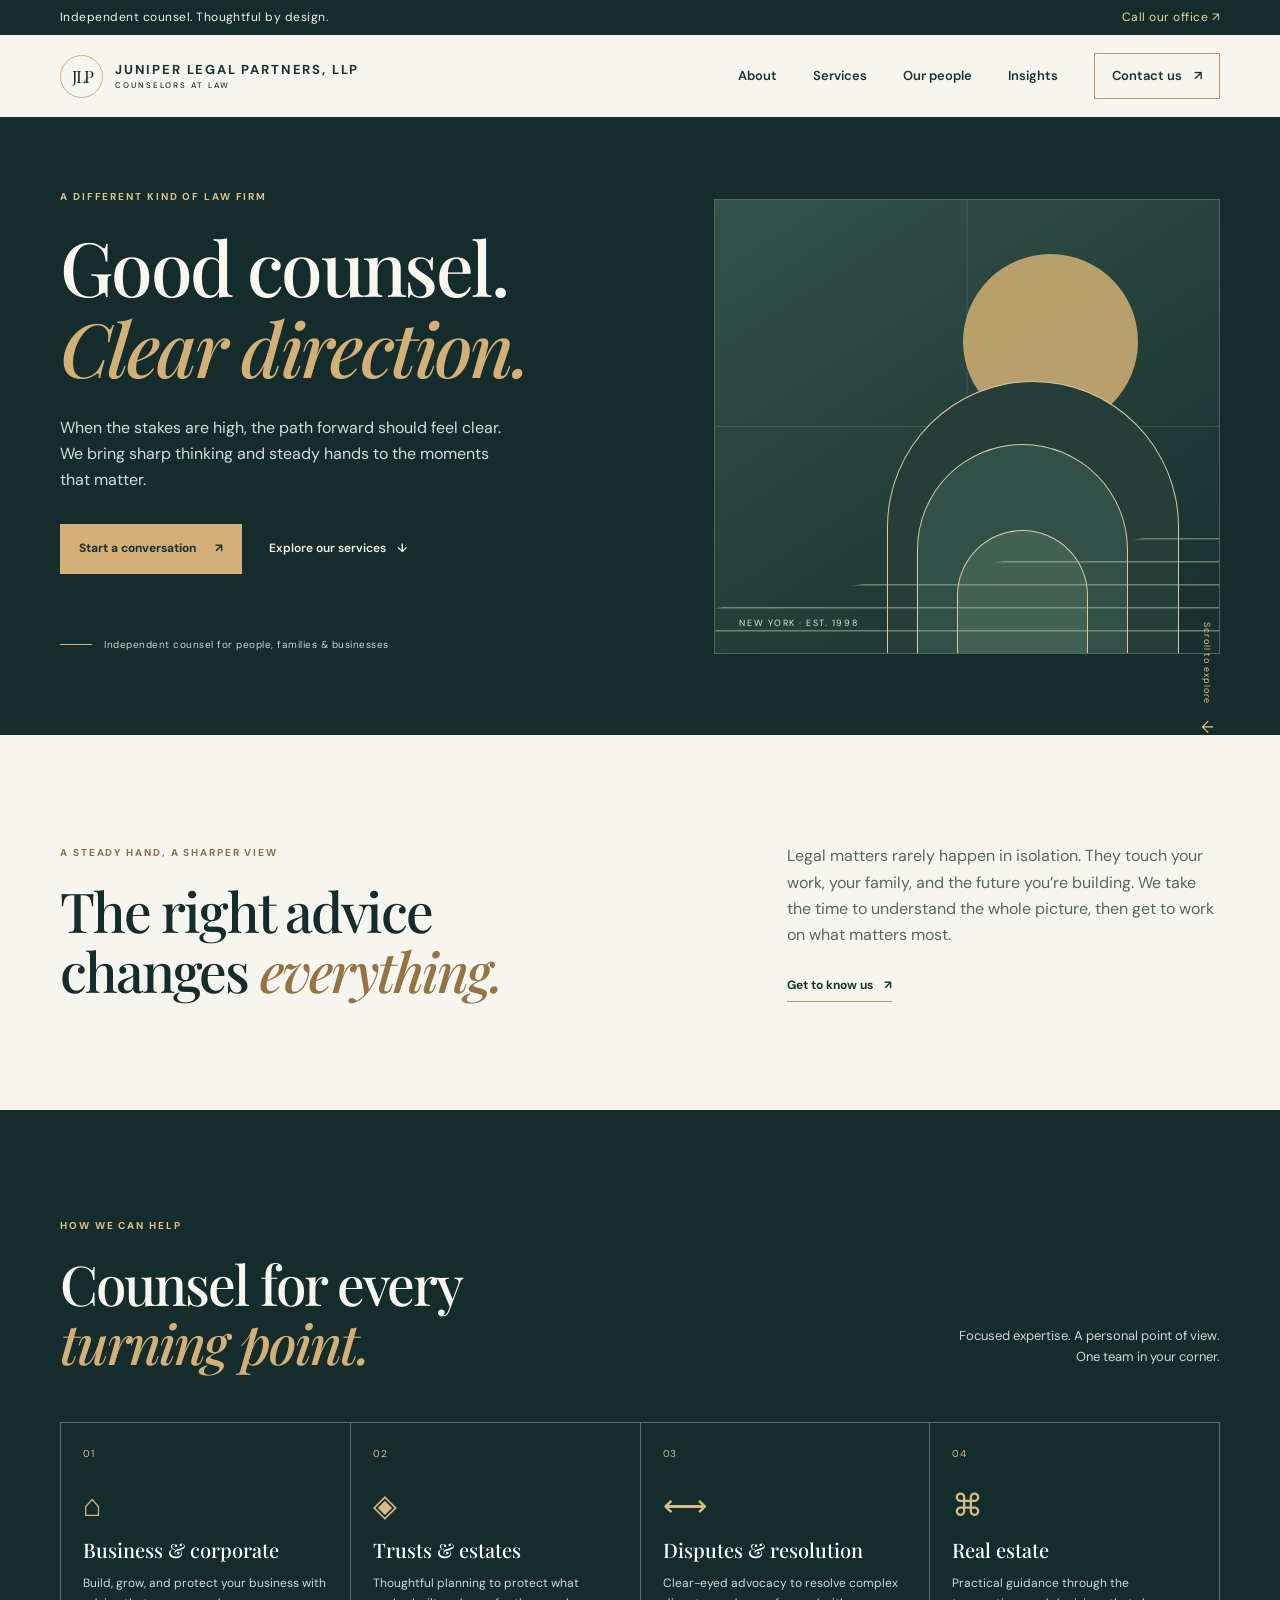
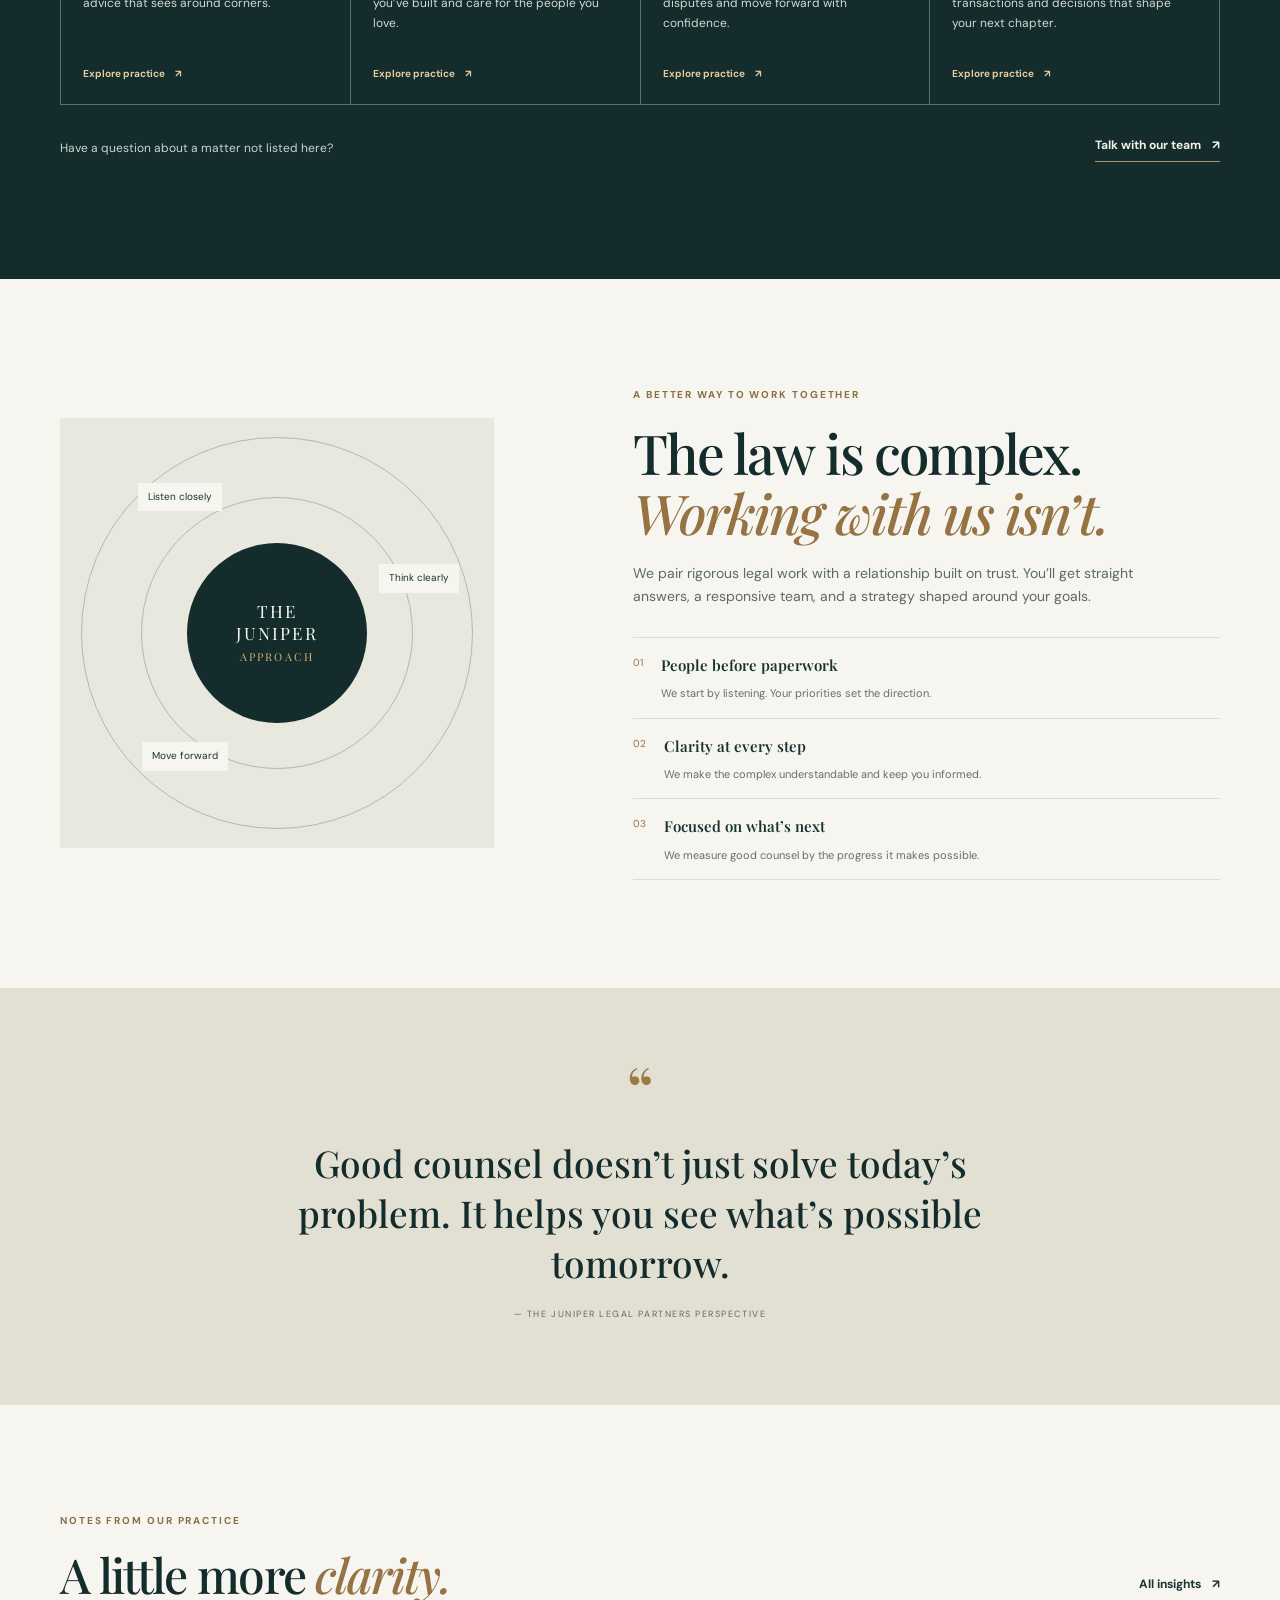
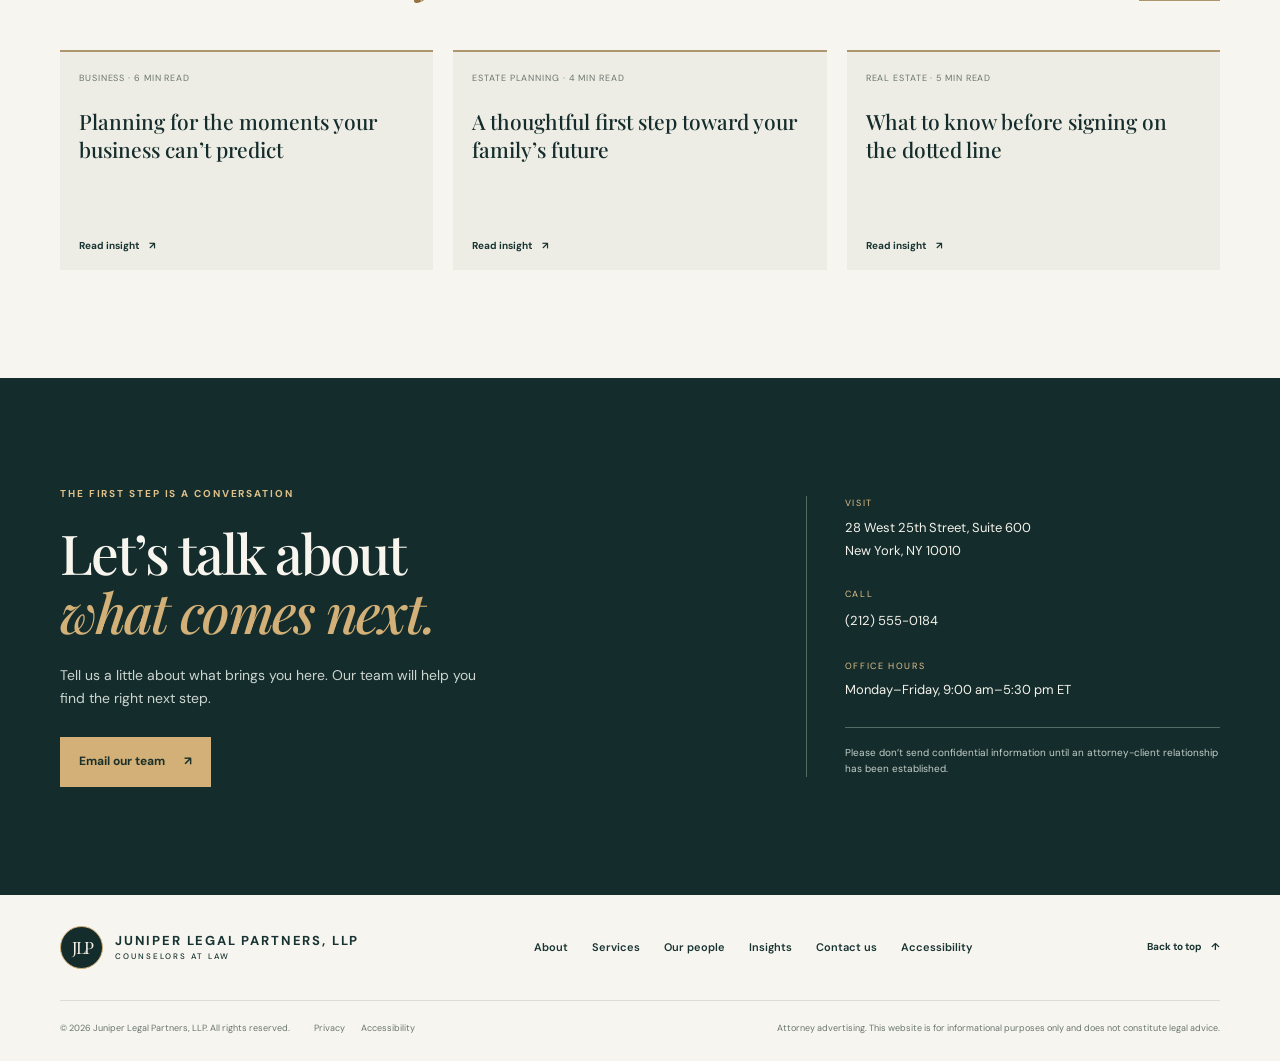
<file: index.html>
<!doctype html>
<html lang="en">
<head>
  <link rel="icon" type="image/png" href="favicon.png">
  <meta charset="utf-8">
  <meta name="viewport" content="width=device-width, initial-scale=1">
  <meta name="theme-color" content="#142c2b">
  <meta name="description" content="Juniper Legal Partners, LLP is an independent law firm for people and businesses facing consequential moments.">
  <title>Juniper Legal Partners, LLP | Counsel for what comes next</title>
  <link rel="stylesheet" href="styles.css">
  <script src="script.js" defer></script>
</head>
<body>
  <a class="skip-link" href="#main">Skip to content</a>
  <header class="site-header">
    <div class="topline"><div class="container topline-inner"><span>Independent counsel. Thoughtful by design.</span><a href="tel:+15853321614">Call our office <span aria-hidden="true">↗</span> <span class="sr-only">at (212) 555-0184</span></a></div></div>
    <div class="container nav-wrap">
      <a class="brand" href="#home" aria-label="Juniper Legal Partners, LLP home"><span class="brand-mark" aria-hidden="true">JLP</span><span class="brand-name">JUNIPER LEGAL PARTNERS, LLP<small>COUNSELORS AT LAW</small></span></a>
      <button class="menu-toggle" type="button" aria-expanded="false" aria-controls="primary-nav"><span class="sr-only">Open navigation menu</span><span aria-hidden="true" class="menu-lines"></span></button>
      <nav id="primary-nav" class="primary-nav" aria-label="Main navigation">
        <a href="about.html">About</a><a href="services.html">Services</a><a href="team.html">Our people</a><a href="insights.html">Insights</a><a href="contact.html" class="nav-cta">Contact us <span aria-hidden="true">↗</span></a>
      </nav>
    </div>
  </header>

  <main id="main">
    <section class="hero" id="home" aria-labelledby="hero-title">
      <div class="hero-grain" aria-hidden="true"></div>
      <div class="container hero-grid">
        <div class="hero-copy"><p class="eyebrow light">A different kind of law firm</p><h1 id="hero-title">Good counsel.<br><em>Clear direction.</em></h1><p class="hero-intro">When the stakes are high, the path forward should feel clear. We bring sharp thinking and steady hands to the moments that matter.</p><div class="hero-actions"><a class="button button-gold" href="#contact">Start a conversation <span aria-hidden="true">↗</span></a><a class="text-link light-link" href="#services">Explore our services <span aria-hidden="true">↓</span></a></div><div class="hero-note"><span class="note-rule" aria-hidden="true"></span><span>Independent counsel for people, families &amp; businesses</span></div></div>
        <div class="hero-art" aria-label="Abstract architectural illustration representing a clear path forward" role="img"><div class="art-sun"></div><div class="art-arch arch-one"></div><div class="art-arch arch-two"></div><div class="art-arch arch-three"></div><div class="art-stairs"></div><span class="art-caption">NEW YORK · EST. 1998</span></div>
      </div>
      <a class="scroll-cue" href="#about"><span>Scroll to explore</span><span aria-hidden="true">↓</span></a>
    </section>

    <section class="intro section" id="about" aria-labelledby="about-title"><div class="container intro-grid"><div><p class="eyebrow">A steady hand, a sharper view</p><h2 id="about-title">The right advice changes <em>everything.</em></h2></div><div class="intro-body"><p>Legal matters rarely happen in isolation. They touch your work, your family, and the future you’re building. We take the time to understand the whole picture, then get to work on what matters most.</p><a class="under-link" href="#team">Get to know us <span aria-hidden="true">↗</span></a></div></div></section>

    <section class="services section" id="services" aria-labelledby="services-title"><div class="container"><div class="section-head"><div><p class="eyebrow light">How we can help</p><h2 id="services-title">Counsel for every<br><em>turning point.</em></h2></div><p class="section-side light-muted">Focused expertise. A personal point of view.<br>One team in your corner.</p></div>
      <div class="service-grid">
        <a class="service-card" href="#contact"><span class="service-number">01</span><span class="service-icon" aria-hidden="true">⌂</span><h3>Business &amp; corporate</h3><p>Build, grow, and protect your business with advice that sees around corners.</p><span class="card-link">Explore practice <span aria-hidden="true">↗</span></span></a>
        <a class="service-card" href="#contact"><span class="service-number">02</span><span class="service-icon" aria-hidden="true">◈</span><h3>Trusts &amp; estates</h3><p>Thoughtful planning to protect what you’ve built and care for the people you love.</p><span class="card-link">Explore practice <span aria-hidden="true">↗</span></span></a>
        <a class="service-card" href="#contact"><span class="service-number">03</span><span class="service-icon" aria-hidden="true">⟷</span><h3>Disputes &amp; resolution</h3><p>Clear-eyed advocacy to resolve complex disputes and move forward with confidence.</p><span class="card-link">Explore practice <span aria-hidden="true">↗</span></span></a>
        <a class="service-card" href="#contact"><span class="service-number">04</span><span class="service-icon" aria-hidden="true">⌘</span><h3>Real estate</h3><p>Practical guidance through the transactions and decisions that shape your next chapter.</p><span class="card-link">Explore practice <span aria-hidden="true">↗</span></span></a>
      </div>
      <div class="services-footer"><p>Have a question about a matter not listed here?</p><a class="under-link light-link" href="#contact">Talk with our team <span aria-hidden="true">↗</span></a></div>
    </div></section>

    <section class="approach section" aria-labelledby="approach-title"><div class="container approach-grid"><div class="approach-visual" aria-hidden="true"><div class="approach-circle"><span>THE<br>JUNIPER<br><em>APPROACH</em></span></div><span class="approach-label label-one">Listen closely</span><span class="approach-label label-two">Think clearly</span><span class="approach-label label-three">Move forward</span></div><div class="approach-copy"><p class="eyebrow">A better way to work together</p><h2 id="approach-title">The law is complex.<br><em>Working with us isn’t.</em></h2><p>We pair rigorous legal work with a relationship built on trust. You’ll get straight answers, a responsive team, and a strategy shaped around your goals.</p><ul class="principles"><li><span>01</span><div><strong>People before paperwork</strong><p>We start by listening. Your priorities set the direction.</p></div></li><li><span>02</span><div><strong>Clarity at every step</strong><p>We make the complex understandable and keep you informed.</p></div></li><li><span>03</span><div><strong>Focused on what’s next</strong><p>We measure good counsel by the progress it makes possible.</p></div></li></ul></div></div></section>

    <section class="quote-band" aria-label="Our perspective"><div class="container quote-inner"><span class="quote-mark" aria-hidden="true">“</span><blockquote>Good counsel doesn’t just solve today’s problem. It helps you see what’s possible tomorrow.</blockquote><p>— THE JUNIPER LEGAL PARTNERS PERSPECTIVE</p></div></section>

    <section class="insights section" id="insights" aria-labelledby="insights-title"><div class="container"><div class="section-head team-head"><div><p class="eyebrow">Notes from our practice</p><h2 id="insights-title">A little more <em>clarity.</em></h2></div><a class="under-link" href="#contact">All insights <span aria-hidden="true">↗</span></a></div><div class="insight-grid"><article class="insight-card"><span class="insight-tag">BUSINESS · 6 MIN READ</span><h3>Planning for the moments your business can’t predict</h3><a href="#contact" aria-label="Read: Planning for the moments your business can’t predict">Read insight <span aria-hidden="true">↗</span></a></article><article class="insight-card"><span class="insight-tag">ESTATE PLANNING · 4 MIN READ</span><h3>A thoughtful first step toward your family’s future</h3><a href="#contact" aria-label="Read: A thoughtful first step toward your family’s future">Read insight <span aria-hidden="true">↗</span></a></article><article class="insight-card"><span class="insight-tag">REAL ESTATE · 5 MIN READ</span><h3>What to know before signing on the dotted line</h3><a href="#contact" aria-label="Read: What to know before signing on the dotted line">Read insight <span aria-hidden="true">↗</span></a></article></div></div></section>

    <section class="contact section" id="contact" aria-labelledby="contact-title"><div class="container contact-grid"><div><p class="eyebrow light">The first step is a conversation</p><h2 id="contact-title">Let’s talk about<br><em>what comes next.</em></h2><p class="contact-copy">Tell us a little about what brings you here. Our team will help you find the right next step.</p><a class="button button-gold" href="mailto:hello@juniperlegal.example">Email our team <span aria-hidden="true">↗</span></a></div><div class="contact-details"><div><span class="detail-label">VISIT</span><address>28 West 25th Street, Suite 600<br>New York, NY 10010</address></div><div><span class="detail-label">CALL</span><a href="tel:+12125550184">(212) 555-0184</a></div><div><span class="detail-label">OFFICE HOURS</span><p>Monday–Friday, 9:00 am–5:30 pm ET</p></div><p class="contact-note">Please don’t send confidential information until an attorney-client relationship has been established.</p></div></div></section>
  </main>

  <footer class="footer"><div class="container footer-main"><a class="brand footer-brand" href="index.html" aria-label="Juniper Legal Partners, LLP home"><span class="brand-mark" aria-hidden="true">JLP</span><span class="brand-name">JUNIPER LEGAL PARTNERS, LLP<small>COUNSELORS AT LAW</small></span></a><nav aria-label="Footer navigation"><a href="about.html">About</a><a href="services.html">Services</a><a href="team.html">Our people</a><a href="insights.html">Insights</a><a href="contact.html">Contact us</a><a href="accessibility.html">Accessibility</a></nav><a class="back-top" href="#home">Back to top <span aria-hidden="true">↑</span></a></div><div class="container footer-bottom"><p>© <span id="year">2026</span> Juniper Legal Partners, LLP. All rights reserved.</p><div><a href="contact.html">Privacy</a><a href="accessibility.html">Accessibility</a></div><p class="disclaimer">Attorney advertising. This website is for informational purposes only and does not constitute legal advice.</p></div></footer>
</body>
</html>
</file>
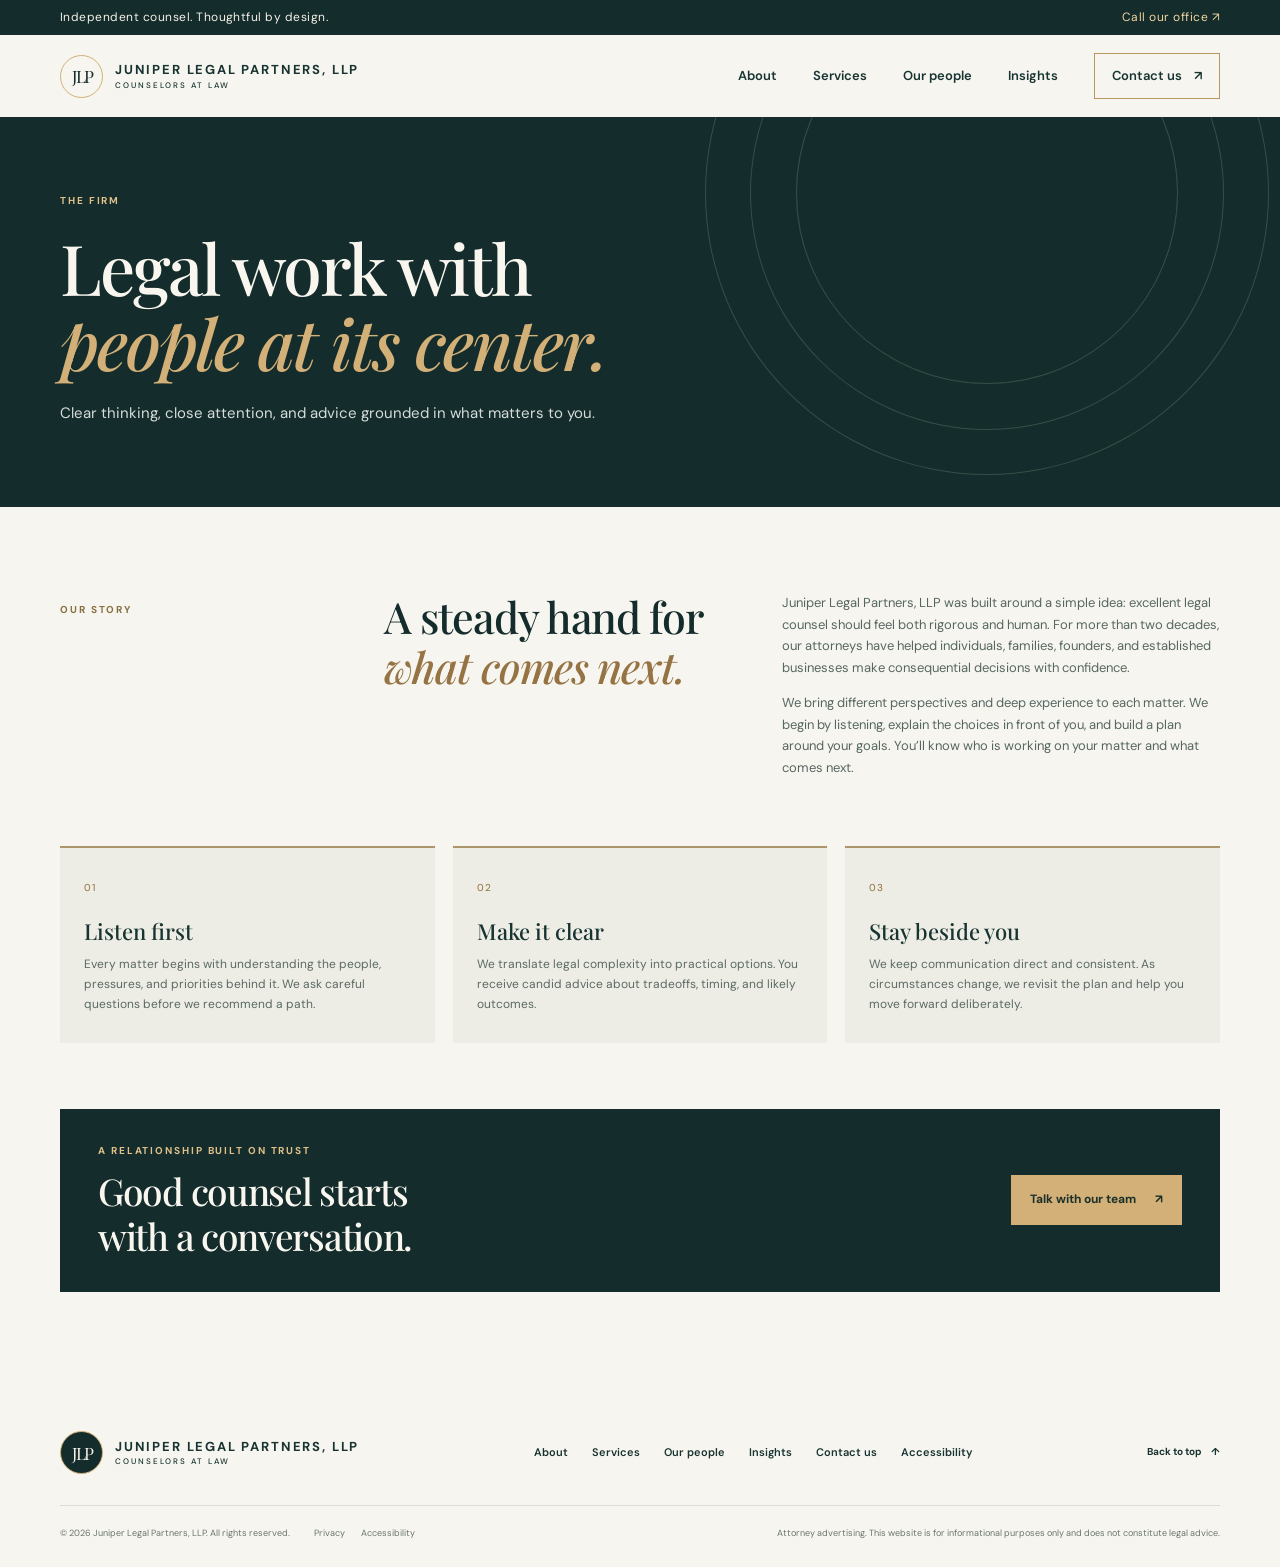
<file: about.html>
<!doctype html>
<html lang="en">
<head>
  <link rel="icon" type="image/png" href="favicon.png">
  <meta charset="utf-8"><meta name="viewport" content="width=device-width, initial-scale=1"><meta name="theme-color" content="#142c2b">
  <meta name="description" content="Learn about Juniper Legal Partners, LLP's thoughtful, clear and relationship-led approach to legal counsel.">
  <title>About | Juniper Legal Partners, LLP</title><link rel="stylesheet" href="styles.css"><script src="script.js" defer></script>
</head>
<body>
  <a class="skip-link" href="#main">Skip to content</a>
  <header class="site-header"><div class="topline"><div class="container topline-inner"><span>Independent counsel. Thoughtful by design.</span><a href="tel:+12125550184">Call our office <span aria-hidden="true">↗</span> <span class="sr-only">at (212) 555-0184</span></a></div></div><div class="container nav-wrap">
    <a class="brand" href="index.html" aria-label="Juniper Legal Partners, LLP home"><span class="brand-mark" aria-hidden="true">JLP</span><span class="brand-name">JUNIPER LEGAL PARTNERS, LLP<small>COUNSELORS AT LAW</small></span></a>
    <button class="menu-toggle" type="button" aria-expanded="false" aria-controls="primary-nav"><span class="sr-only">Open navigation menu</span><span aria-hidden="true" class="menu-lines"></span></button>
    <nav id="primary-nav" class="primary-nav" aria-label="Main navigation"><a href="about.html" aria-current="page">About</a><a href="services.html">Services</a><a href="team.html">Our people</a><a href="insights.html">Insights</a><a href="contact.html" class="nav-cta">Contact us <span aria-hidden="true">↗</span></a></nav>
  </div></header>
  <main id="main">
    <section class="page-hero" aria-labelledby="page-title"><div class="container page-hero-inner"><p class="eyebrow light">The firm</p><h1 id="page-title">Legal work with<br><em>people at its center.</em></h1><p>Clear thinking, close attention, and advice grounded in what matters to you.</p></div></section>
    <section class="section page-content"><div class="container"><div class="page-lead"><p class="eyebrow">Our story</p><h2>A steady hand for<br><em>what comes next.</em></h2><div><p>Juniper Legal Partners, LLP was built around a simple idea: excellent legal counsel should feel both rigorous and human. For more than two decades, our attorneys have helped individuals, families, founders, and established businesses make consequential decisions with confidence.</p><p>We bring different perspectives and deep experience to each matter. We begin by listening, explain the choices in front of you, and build a plan around your goals. You’ll know who is working on your matter and what comes next.</p></div></div>
      <div class="detail-grid"><article class="detail-card"><span class="detail-number">01</span><h3>Listen first</h3><p>Every matter begins with understanding the people, pressures, and priorities behind it. We ask careful questions before we recommend a path.</p></article><article class="detail-card"><span class="detail-number">02</span><h3>Make it clear</h3><p>We translate legal complexity into practical options. You receive candid advice about tradeoffs, timing, and likely outcomes.</p></article><article class="detail-card"><span class="detail-number">03</span><h3>Stay beside you</h3><p>We keep communication direct and consistent. As circumstances change, we revisit the plan and help you move forward deliberately.</p></article></div>
      <div class="page-callout"><div><p class="eyebrow light">A relationship built on trust</p><h2>Good counsel starts<br>with a conversation.</h2></div><a class="button button-gold" href="contact.html">Talk with our team <span aria-hidden="true">↗</span></a></div>
    </div></section>
  </main>
  <footer class="footer"><div class="container footer-main"><a class="brand footer-brand" href="index.html" aria-label="Juniper Legal Partners, LLP home"><span class="brand-mark" aria-hidden="true">JLP</span><span class="brand-name">JUNIPER LEGAL PARTNERS, LLP<small>COUNSELORS AT LAW</small></span></a><nav aria-label="Footer navigation"><a href="about.html" aria-current="page">About</a><a href="services.html">Services</a><a href="team.html">Our people</a><a href="insights.html">Insights</a><a href="contact.html">Contact us</a><a href="accessibility.html">Accessibility</a></nav><a class="back-top" href="#main">Back to top <span aria-hidden="true">↑</span></a></div><div class="container footer-bottom"><p>© <span id="year">2026</span> Juniper Legal Partners, LLP. All rights reserved.</p><div><a href="contact.html">Privacy</a><a href="accessibility.html">Accessibility</a></div><p class="disclaimer">Attorney advertising. This website is for informational purposes only and does not constitute legal advice.</p></div></footer>
</body></html>
</file>
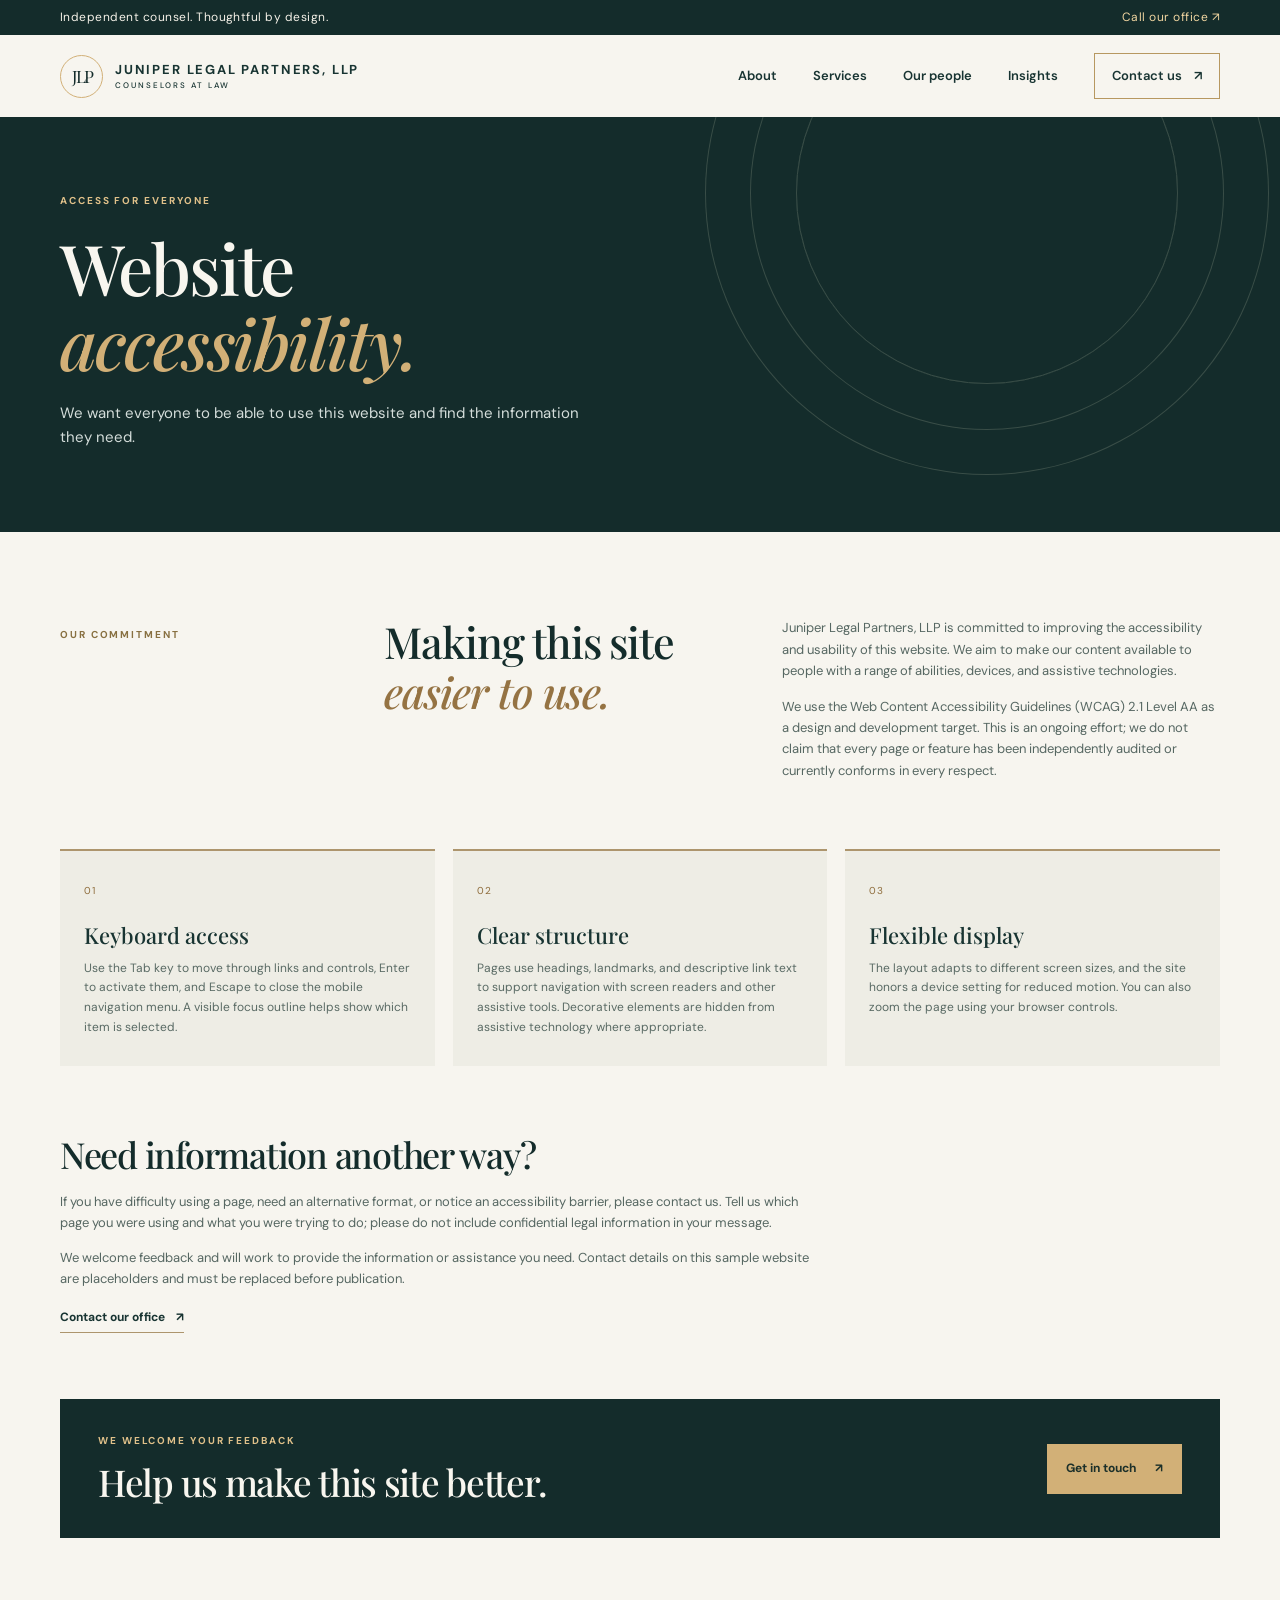
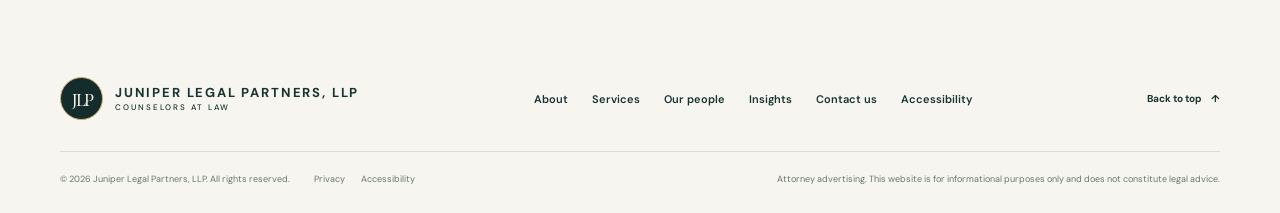
<file: accessibility.html>
<!doctype html>
<html lang="en">
<head>
  <link rel="icon" type="image/png" href="favicon.png">
  <meta charset="utf-8"><meta name="viewport" content="width=device-width, initial-scale=1"><meta name="theme-color" content="#142c2b">
  <meta name="description" content="Read the Juniper Legal Partners, LLP website accessibility statement and learn how to request assistance or report an accessibility barrier.">
  <title>Accessibility | Juniper Legal Partners, LLP</title><link rel="stylesheet" href="styles.css"><script src="script.js" defer></script>
</head>
<body>
  <a class="skip-link" href="#main">Skip to content</a>
  <header class="site-header"><div class="topline"><div class="container topline-inner"><span>Independent counsel. Thoughtful by design.</span><a href="tel:+12125550184">Call our office <span aria-hidden="true">↗</span> <span class="sr-only">at (212) 555-0184</span></a></div></div><div class="container nav-wrap">
    <a class="brand" href="index.html" aria-label="Juniper Legal Partners, LLP home"><span class="brand-mark" aria-hidden="true">JLP</span><span class="brand-name">JUNIPER LEGAL PARTNERS, LLP<small>COUNSELORS AT LAW</small></span></a>
    <button class="menu-toggle" type="button" aria-expanded="false" aria-controls="primary-nav"><span class="sr-only">Open navigation menu</span><span aria-hidden="true" class="menu-lines"></span></button>
    <nav id="primary-nav" class="primary-nav" aria-label="Main navigation"><a href="about.html">About</a><a href="services.html">Services</a><a href="team.html">Our people</a><a href="insights.html">Insights</a><a href="contact.html" class="nav-cta">Contact us <span aria-hidden="true">↗</span></a></nav>
  </div></header>
  <main id="main">
    <section class="page-hero" aria-labelledby="page-title"><div class="container page-hero-inner"><p class="eyebrow light">Access for everyone</p><h1 id="page-title">Website<br><em>accessibility.</em></h1><p>We want everyone to be able to use this website and find the information they need.</p></div></section>
    <section class="section page-content"><div class="container">
      <div class="page-lead"><p class="eyebrow">Our commitment</p><h2>Making this site<br><em>easier to use.</em></h2><div><p>Juniper Legal Partners, LLP is committed to improving the accessibility and usability of this website. We aim to make our content available to people with a range of abilities, devices, and assistive technologies.</p><p>We use the Web Content Accessibility Guidelines (WCAG) 2.1 Level AA as a design and development target. This is an ongoing effort; we do not claim that every page or feature has been independently audited or currently conforms in every respect.</p></div></div>
      <div class="detail-grid"><article class="detail-card"><span class="detail-number">01</span><h3>Keyboard access</h3><p>Use the Tab key to move through links and controls, Enter to activate them, and Escape to close the mobile navigation menu. A visible focus outline helps show which item is selected.</p></article><article class="detail-card"><span class="detail-number">02</span><h3>Clear structure</h3><p>Pages use headings, landmarks, and descriptive link text to support navigation with screen readers and other assistive tools. Decorative elements are hidden from assistive technology where appropriate.</p></article><article class="detail-card"><span class="detail-number">03</span><h3>Flexible display</h3><p>The layout adapts to different screen sizes, and the site honors a device setting for reduced motion. You can also zoom the page using your browser controls.</p></article></div>
      <div class="access-copy"><h2>Need information another way?</h2><p>If you have difficulty using a page, need an alternative format, or notice an accessibility barrier, please contact us. Tell us which page you were using and what you were trying to do; please do not include confidential legal information in your message.</p><p>We welcome feedback and will work to provide the information or assistance you need. Contact details on this sample website are placeholders and must be replaced before publication.</p><a class="under-link" href="contact.html">Contact our office <span aria-hidden="true">↗</span></a></div>
      <div class="page-callout"><div><p class="eyebrow light">We welcome your feedback</p><h2>Help us make this site better.</h2></div><a class="button button-gold" href="contact.html">Get in touch <span aria-hidden="true">↗</span></a></div>
    </div></section>
  </main>
  <footer class="footer"><div class="container footer-main"><a class="brand footer-brand" href="index.html" aria-label="Juniper Legal Partners, LLP home"><span class="brand-mark" aria-hidden="true">JLP</span><span class="brand-name">JUNIPER LEGAL PARTNERS, LLP<small>COUNSELORS AT LAW</small></span></a><nav aria-label="Footer navigation"><a href="about.html">About</a><a href="services.html">Services</a><a href="team.html">Our people</a><a href="insights.html">Insights</a><a href="contact.html">Contact us</a><a href="accessibility.html" aria-current="page">Accessibility</a></nav><a class="back-top" href="#main">Back to top <span aria-hidden="true">↑</span></a></div><div class="container footer-bottom"><p>© <span id="year">2026</span> Juniper Legal Partners, LLP. All rights reserved.</p><div><a href="contact.html">Privacy</a><a href="accessibility.html" aria-current="page">Accessibility</a></div><p class="disclaimer">Attorney advertising. This website is for informational purposes only and does not constitute legal advice.</p></div></footer>
</body></html>
</file>
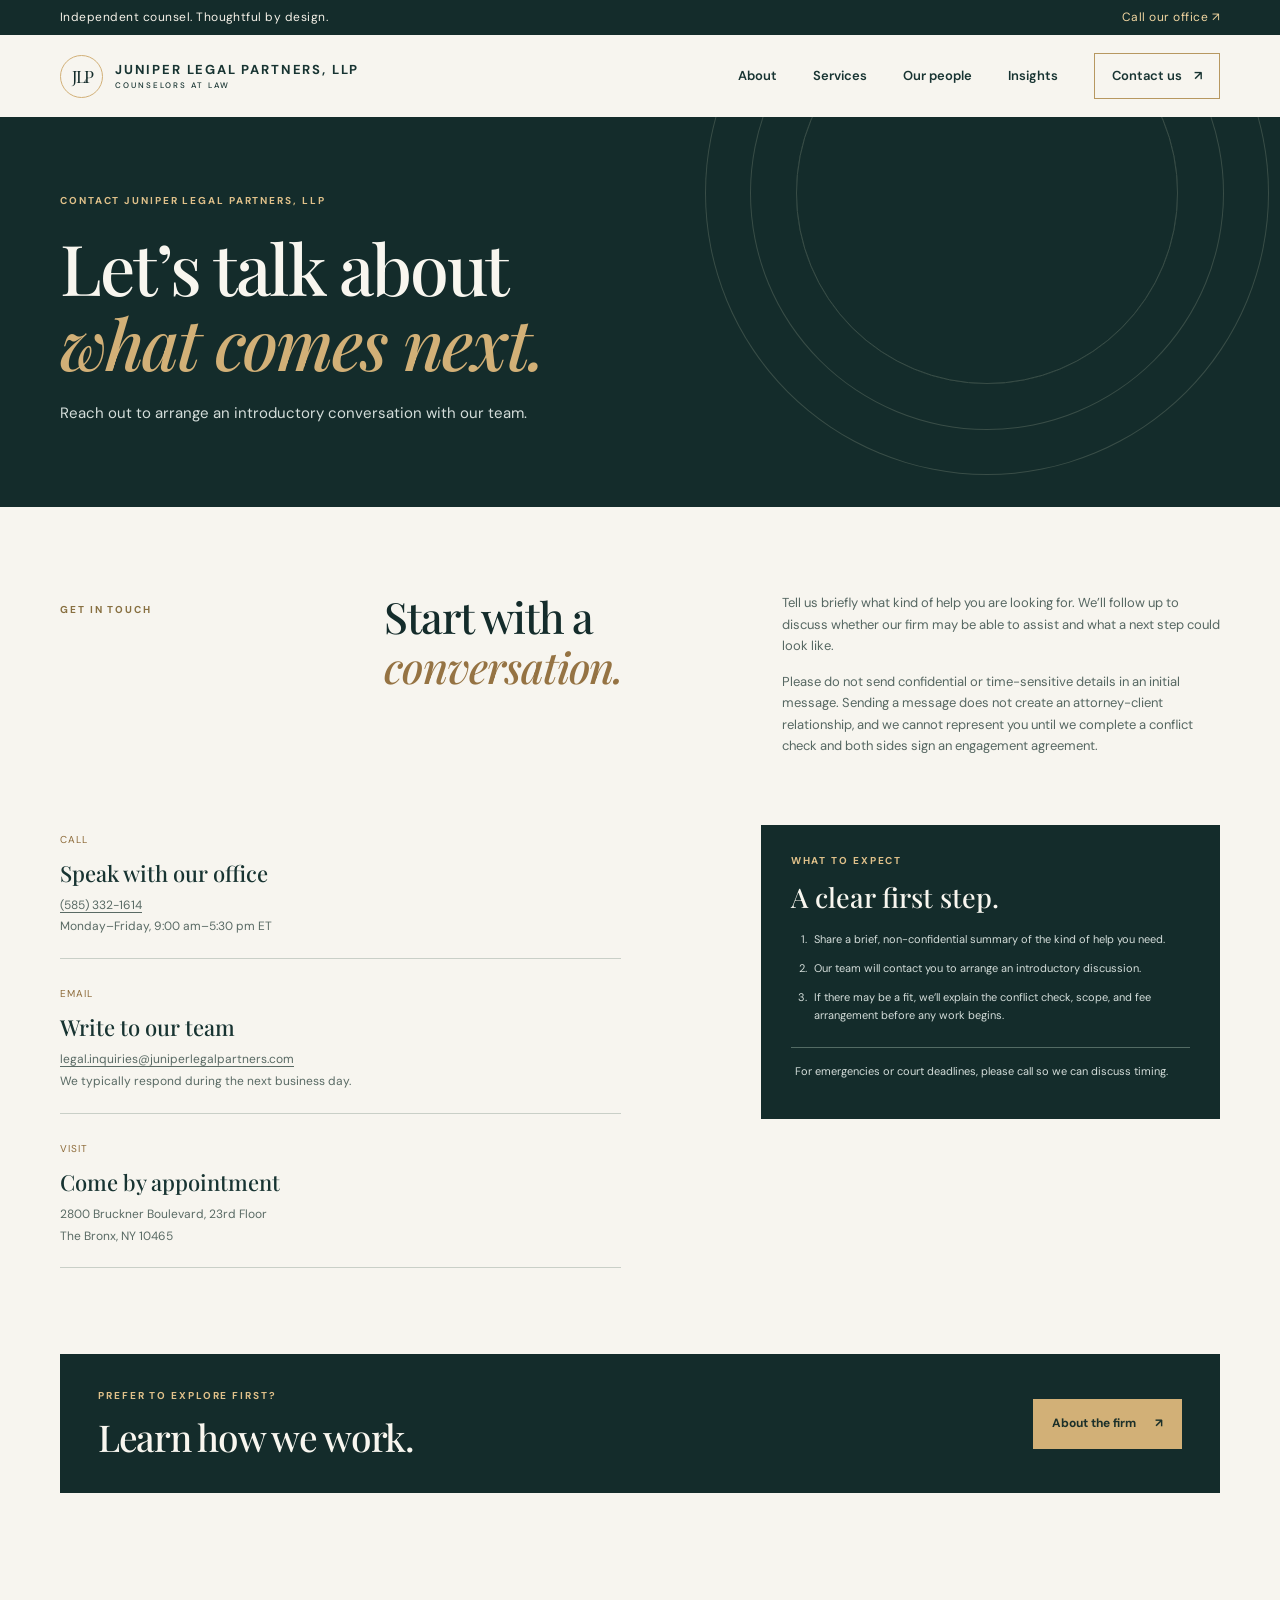
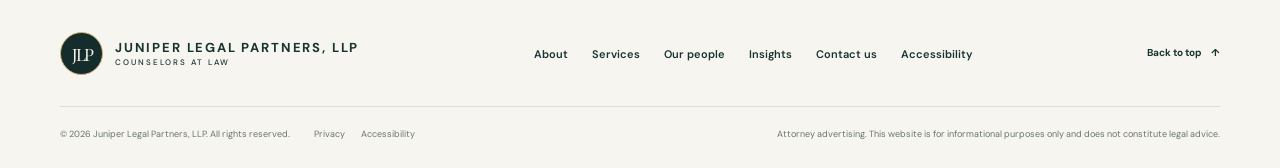
<file: contact.html>
<!doctype html>
<html lang="en"><head><link rel="icon" type="image/png" href="favicon.png">
  <meta charset="utf-8"><meta name="viewport" content="width=device-width, initial-scale=1"><meta name="theme-color" content="#142c2b"><meta name="description" content="Contact Juniper Legal Partners, LLP to arrange an introductory conversation about your legal matter."><title>Contact | Juniper Legal Partners, LLP</title><link rel="stylesheet" href="styles.css"><script src="script.js" defer></script></head>
<body><a class="skip-link" href="#main">Skip to content</a><header class="site-header"><div class="topline"><div class="container topline-inner"><span>Independent counsel. Thoughtful by design.</span><a href="tel:+15853321614">Call our office <span aria-hidden="true">↗</span> <span class="sr-only">at 15853321614</span></a></div></div><div class="container nav-wrap"><a class="brand" href="index.html" aria-label="Juniper Legal Partners, LLP home"><span class="brand-mark" aria-hidden="true">JLP</span><span class="brand-name">JUNIPER LEGAL PARTNERS, LLP<small>COUNSELORS AT LAW</small></span></a><button class="menu-toggle" type="button" aria-expanded="false" aria-controls="primary-nav"><span class="sr-only">Open navigation menu</span><span aria-hidden="true" class="menu-lines"></span></button><nav id="primary-nav" class="primary-nav" aria-label="Main navigation"><a href="about.html">About</a><a href="services.html">Services</a><a href="team.html">Our people</a><a href="insights.html">Insights</a><a href="contact.html" aria-current="page" class="nav-cta">Contact us <span aria-hidden="true">↗</span></a></nav></div></header>
<main id="main"><section class="page-hero" aria-labelledby="page-title"><div class="container page-hero-inner"><p class="eyebrow light">Contact Juniper Legal Partners, LLP</p><h1 id="page-title">Let’s talk about<br><em>what comes next.</em></h1><p>Reach out to arrange an introductory conversation with our team.</p></div></section><section class="section page-content"><div class="container"><div class="page-lead"><p class="eyebrow">Get in touch</p><h2>Start with a<br><em>conversation.</em></h2><div><p>Tell us briefly what kind of help you are looking for. We’ll follow up to discuss whether our firm may be able to assist and what a next step could look like.</p><p>Please do not send confidential or time-sensitive details in an initial message. Sending a message does not create an attorney-client relationship, and we cannot represent you until we complete a conflict check and both sides sign an engagement agreement.</p></div></div>
<div class="contact-page-grid"><div class="contact-methods"><article><span class="detail-number">CALL</span><h3>Speak with our office</h3><p><a href="tel:+15853321614">(585) 332-1614</a><br>Monday–Friday, 9:00 am–5:30 pm ET</p></article><article><span class="detail-number">EMAIL</span><h3>Write to our team</h3><p><a href="mailto:legal.inquiries@juniperlegalpartners.com">legal.inquiries@juniperlegalpartners.com</a><br>We typically respond during the next business day.</p></article><article><span class="detail-number">VISIT</span><h3>Come by appointment</h3><address>2800 Bruckner Boulevard, 23rd Floor
<br>The Bronx, NY 10465</address></article></div><aside class="contact-aside"><p class="eyebrow light">What to expect</p><h3>A clear first step.</h3><ol><li>Share a brief, non-confidential summary of the kind of help you need.</li><li>Our team will contact you to arrange an introductory discussion.</li><li>If there may be a fit, we’ll explain the conflict check, scope, and fee arrangement before any work begins.</li></ol><p>For emergencies or court deadlines, please call so we can discuss timing.</p></aside></div>
<div class="page-callout"><div><p class="eyebrow light">Prefer to explore first?</p><h2>Learn how we work.</h2></div><a class="button button-gold" href="about.html">About the firm <span aria-hidden="true">↗</span></a></div></div></section></main>
<footer class="footer"><div class="container footer-main"><a class="brand footer-brand" href="index.html" aria-label="Juniper Legal Partners, LLP home"><span class="brand-mark" aria-hidden="true">JLP</span><span class="brand-name">JUNIPER LEGAL PARTNERS, LLP<small>COUNSELORS AT LAW</small></span></a><nav aria-label="Footer navigation"><a href="about.html">About</a><a href="services.html">Services</a><a href="team.html">Our people</a><a href="insights.html">Insights</a><a href="contact.html" aria-current="page">Contact us</a><a href="accessibility.html">Accessibility</a></nav><a class="back-top" href="#main">Back to top <span aria-hidden="true">↑</span></a></div><div class="container footer-bottom"><p>© <span id="year">2026</span> Juniper Legal Partners, LLP. All rights reserved.</p><div><a href="contact.html">Privacy</a><a href="accessibility.html">Accessibility</a></div><p class="disclaimer">Attorney advertising. This website is for informational purposes only and does not constitute legal advice.</p></div></footer></body></html>
</file>
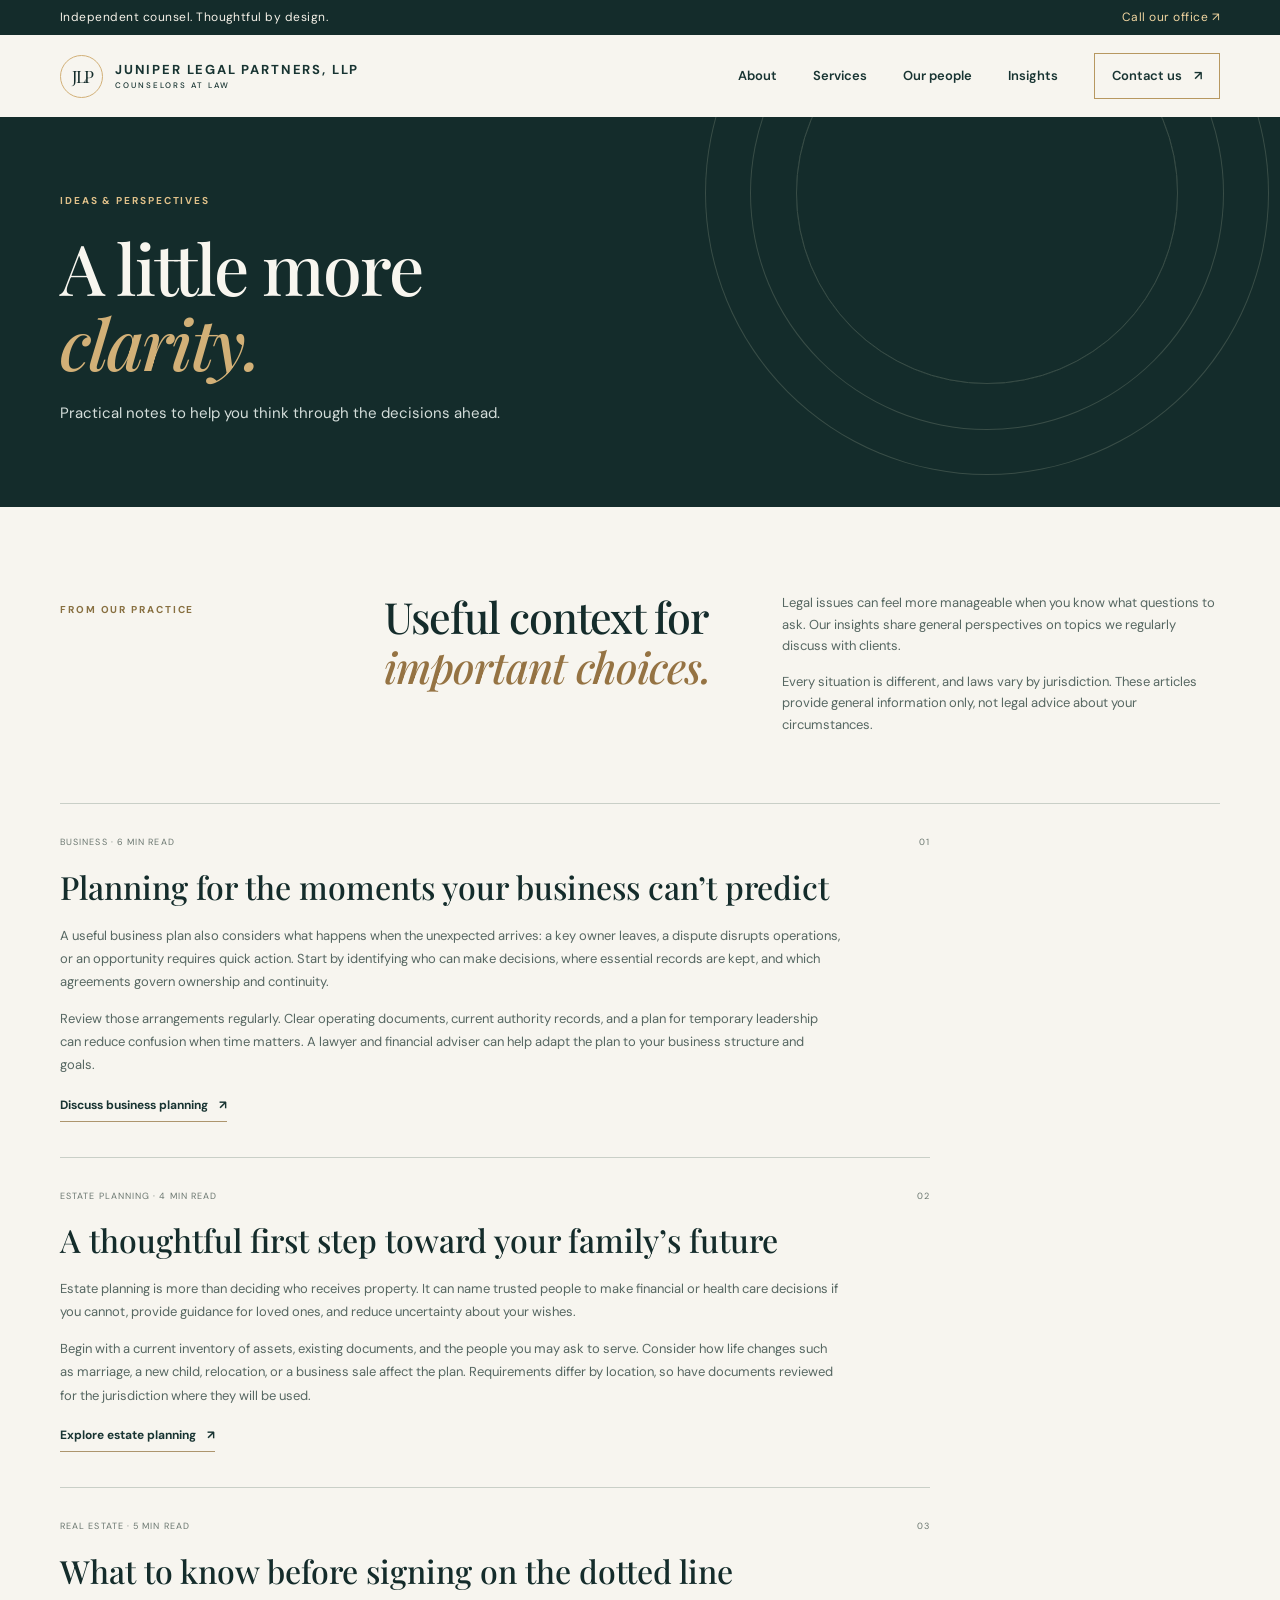
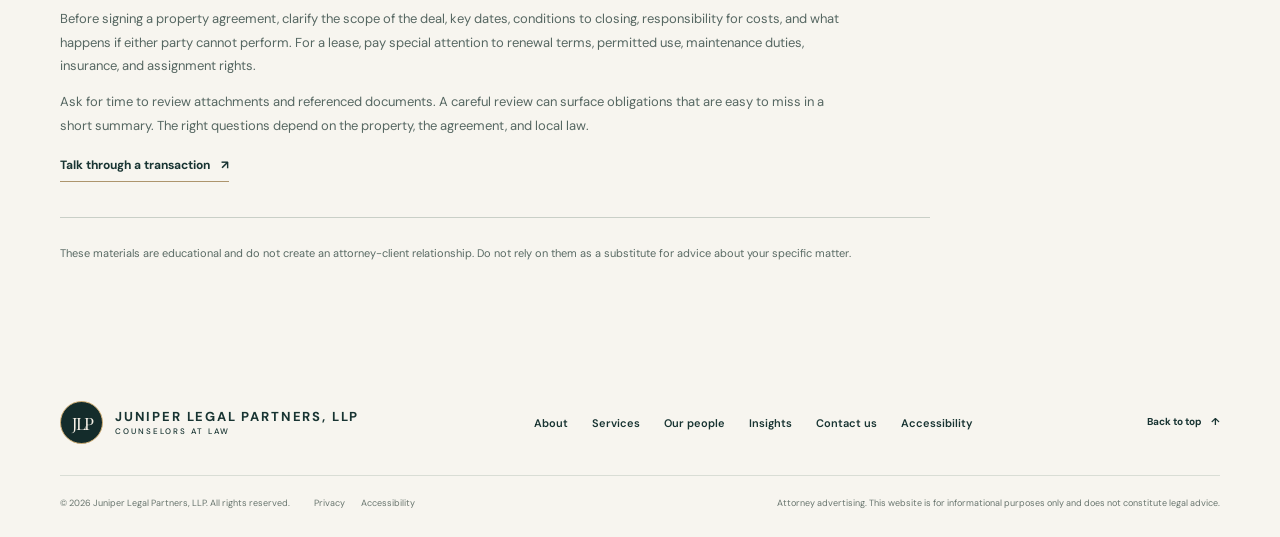
<file: insights.html>
<!doctype html>
<html lang="en"><head><link rel="icon" type="image/png" href="favicon.png">
  <meta charset="utf-8"><meta name="viewport" content="width=device-width, initial-scale=1"><meta name="theme-color" content="#142c2b"><meta name="description" content="Practical perspectives from Juniper Legal Partners, LLP on business planning, estate planning, and real estate."><title>Insights | Juniper Legal Partners, LLP</title><link rel="stylesheet" href="styles.css"><script src="script.js" defer></script></head>
<body><a class="skip-link" href="#main">Skip to content</a><header class="site-header"><div class="topline"><div class="container topline-inner"><span>Independent counsel. Thoughtful by design.</span><a href="tel:+12125550184">Call our office <span aria-hidden="true">↗</span> <span class="sr-only">at (212) 555-0184</span></a></div></div><div class="container nav-wrap"><a class="brand" href="index.html" aria-label="Juniper Legal Partners, LLP home"><span class="brand-mark" aria-hidden="true">JLP</span><span class="brand-name">JUNIPER LEGAL PARTNERS, LLP<small>COUNSELORS AT LAW</small></span></a><button class="menu-toggle" type="button" aria-expanded="false" aria-controls="primary-nav"><span class="sr-only">Open navigation menu</span><span aria-hidden="true" class="menu-lines"></span></button><nav id="primary-nav" class="primary-nav" aria-label="Main navigation"><a href="about.html">About</a><a href="services.html">Services</a><a href="team.html">Our people</a><a href="insights.html" aria-current="page">Insights</a><a href="contact.html" class="nav-cta">Contact us <span aria-hidden="true">↗</span></a></nav></div></header>
<main id="main"><section class="page-hero" aria-labelledby="page-title"><div class="container page-hero-inner"><p class="eyebrow light">Ideas &amp; perspectives</p><h1 id="page-title">A little more<br><em>clarity.</em></h1><p>Practical notes to help you think through the decisions ahead.</p></div></section><section class="section page-content"><div class="container"><div class="page-lead"><p class="eyebrow">From our practice</p><h2>Useful context for<br><em>important choices.</em></h2><div><p>Legal issues can feel more manageable when you know what questions to ask. Our insights share general perspectives on topics we regularly discuss with clients.</p><p>Every situation is different, and laws vary by jurisdiction. These articles provide general information only, not legal advice about your circumstances.</p></div></div>
<div class="article-list"><article class="insight-article"><div class="article-meta"><span>BUSINESS · 6 MIN READ</span><span>01</span></div><h3>Planning for the moments your business can’t predict</h3><p>A useful business plan also considers what happens when the unexpected arrives: a key owner leaves, a dispute disrupts operations, or an opportunity requires quick action. Start by identifying who can make decisions, where essential records are kept, and which agreements govern ownership and continuity.</p><p>Review those arrangements regularly. Clear operating documents, current authority records, and a plan for temporary leadership can reduce confusion when time matters. A lawyer and financial adviser can help adapt the plan to your business structure and goals.</p><a href="contact.html" class="under-link">Discuss business planning <span aria-hidden="true">↗</span></a></article>
<article class="insight-article"><div class="article-meta"><span>ESTATE PLANNING · 4 MIN READ</span><span>02</span></div><h3>A thoughtful first step toward your family’s future</h3><p>Estate planning is more than deciding who receives property. It can name trusted people to make financial or health care decisions if you cannot, provide guidance for loved ones, and reduce uncertainty about your wishes.</p><p>Begin with a current inventory of assets, existing documents, and the people you may ask to serve. Consider how life changes such as marriage, a new child, relocation, or a business sale affect the plan. Requirements differ by location, so have documents reviewed for the jurisdiction where they will be used.</p><a href="contact.html" class="under-link">Explore estate planning <span aria-hidden="true">↗</span></a></article>
<article class="insight-article"><div class="article-meta"><span>REAL ESTATE · 5 MIN READ</span><span>03</span></div><h3>What to know before signing on the dotted line</h3><p>Before signing a property agreement, clarify the scope of the deal, key dates, conditions to closing, responsibility for costs, and what happens if either party cannot perform. For a lease, pay special attention to renewal terms, permitted use, maintenance duties, insurance, and assignment rights.</p><p>Ask for time to review attachments and referenced documents. A careful review can surface obligations that are easy to miss in a short summary. The right questions depend on the property, the agreement, and local law.</p><a href="contact.html" class="under-link">Talk through a transaction <span aria-hidden="true">↗</span></a></article></div>
<p class="practice-note">These materials are educational and do not create an attorney-client relationship. Do not rely on them as a substitute for advice about your specific matter.</p></div></section></main>
<footer class="footer"><div class="container footer-main"><a class="brand footer-brand" href="index.html" aria-label="Juniper Legal Partners, LLP home"><span class="brand-mark" aria-hidden="true">JLP</span><span class="brand-name">JUNIPER LEGAL PARTNERS, LLP<small>COUNSELORS AT LAW</small></span></a><nav aria-label="Footer navigation"><a href="about.html">About</a><a href="services.html">Services</a><a href="team.html">Our people</a><a href="insights.html" aria-current="page">Insights</a><a href="contact.html">Contact us</a><a href="accessibility.html">Accessibility</a></nav><a class="back-top" href="#main">Back to top <span aria-hidden="true">↑</span></a></div><div class="container footer-bottom"><p>© <span id="year">2026</span> Juniper Legal Partners, LLP. All rights reserved.</p><div><a href="contact.html">Privacy</a><a href="accessibility.html">Accessibility</a></div><p class="disclaimer">Attorney advertising. This website is for informational purposes only and does not constitute legal advice.</p></div></footer></body></html>
</file>
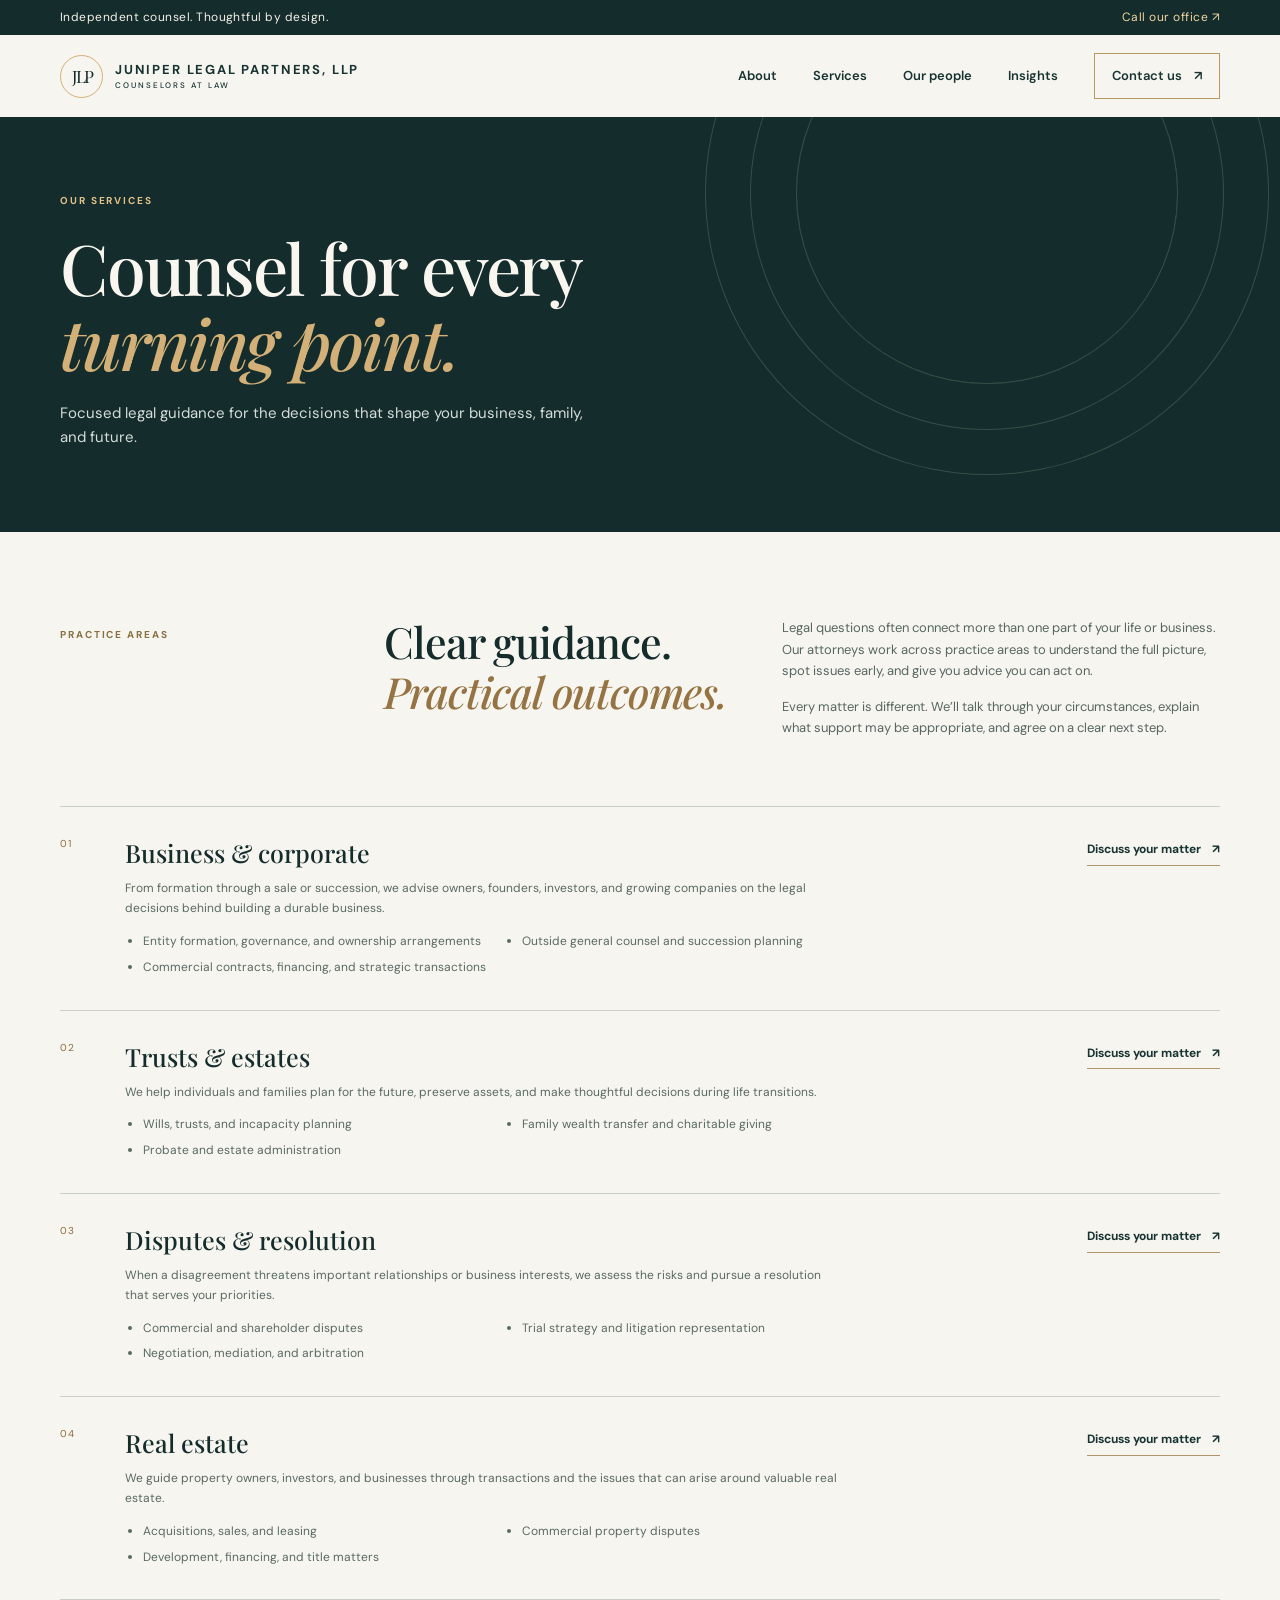
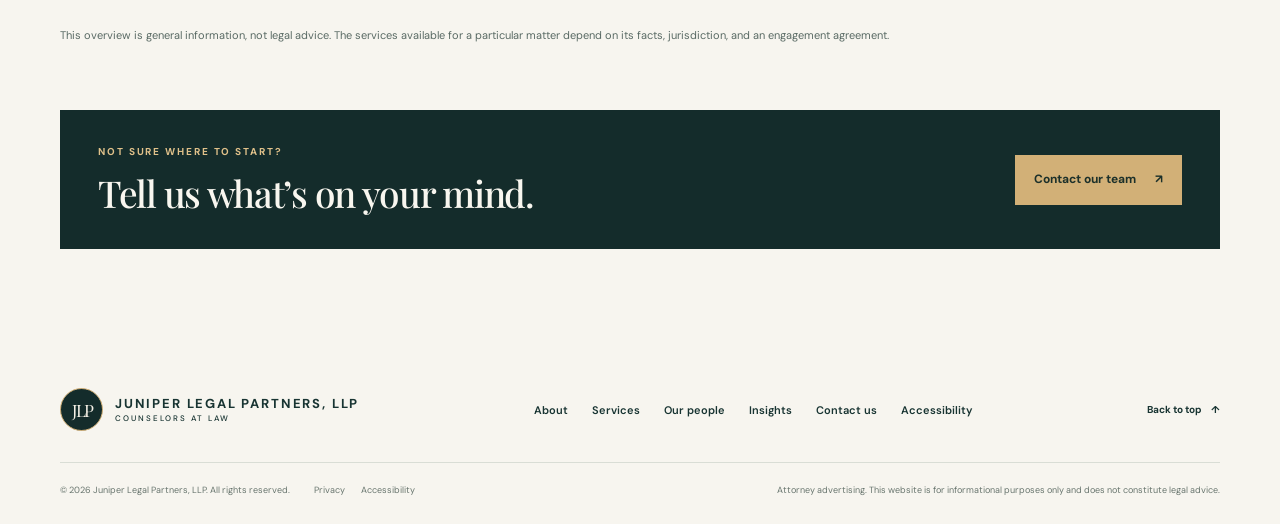
<file: services.html>
<!doctype html>
<html lang="en"><head><link rel="icon" type="image/png" href="favicon.png">
  <meta charset="utf-8"><meta name="viewport" content="width=device-width, initial-scale=1"><meta name="theme-color" content="#142c2b"><meta name="description" content="Explore Juniper Legal Partners, LLP's business, estate planning, dispute resolution and real estate legal services."><title>Services | Juniper Legal Partners, LLP</title><link rel="stylesheet" href="styles.css"><script src="script.js" defer></script></head>
<body><a class="skip-link" href="#main">Skip to content</a><header class="site-header"><div class="topline"><div class="container topline-inner"><span>Independent counsel. Thoughtful by design.</span><a href="tel:+12125550184">Call our office <span aria-hidden="true">↗</span> <span class="sr-only">at (212) 555-0184</span></a></div></div><div class="container nav-wrap"><a class="brand" href="index.html" aria-label="Juniper Legal Partners, LLP home"><span class="brand-mark" aria-hidden="true">JLP</span><span class="brand-name">JUNIPER LEGAL PARTNERS, LLP<small>COUNSELORS AT LAW</small></span></a><button class="menu-toggle" type="button" aria-expanded="false" aria-controls="primary-nav"><span class="sr-only">Open navigation menu</span><span aria-hidden="true" class="menu-lines"></span></button><nav id="primary-nav" class="primary-nav" aria-label="Main navigation"><a href="about.html">About</a><a href="services.html" aria-current="page">Services</a><a href="team.html">Our people</a><a href="insights.html">Insights</a><a href="contact.html" class="nav-cta">Contact us <span aria-hidden="true">↗</span></a></nav></div></header>
<main id="main"><section class="page-hero" aria-labelledby="page-title"><div class="container page-hero-inner"><p class="eyebrow light">Our services</p><h1 id="page-title">Counsel for every<br><em>turning point.</em></h1><p>Focused legal guidance for the decisions that shape your business, family, and future.</p></div></section><section class="section page-content"><div class="container"><div class="page-lead"><p class="eyebrow">Practice areas</p><h2>Clear guidance.<br><em>Practical outcomes.</em></h2><div><p>Legal questions often connect more than one part of your life or business. Our attorneys work across practice areas to understand the full picture, spot issues early, and give you advice you can act on.</p><p>Every matter is different. We’ll talk through your circumstances, explain what support may be appropriate, and agree on a clear next step.</p></div></div>
<div class="practice-list"><article class="practice-row"><span class="detail-number">01</span><div><h3>Business &amp; corporate</h3><p>From formation through a sale or succession, we advise owners, founders, investors, and growing companies on the legal decisions behind building a durable business.</p><ul><li>Entity formation, governance, and ownership arrangements</li><li>Commercial contracts, financing, and strategic transactions</li><li>Outside general counsel and succession planning</li></ul></div><a class="under-link" href="contact.html">Discuss your matter <span aria-hidden="true">↗</span></a></article>
<article class="practice-row"><span class="detail-number">02</span><div><h3>Trusts &amp; estates</h3><p>We help individuals and families plan for the future, preserve assets, and make thoughtful decisions during life transitions.</p><ul><li>Wills, trusts, and incapacity planning</li><li>Probate and estate administration</li><li>Family wealth transfer and charitable giving</li></ul></div><a class="under-link" href="contact.html">Discuss your matter <span aria-hidden="true">↗</span></a></article>
<article class="practice-row"><span class="detail-number">03</span><div><h3>Disputes &amp; resolution</h3><p>When a disagreement threatens important relationships or business interests, we assess the risks and pursue a resolution that serves your priorities.</p><ul><li>Commercial and shareholder disputes</li><li>Negotiation, mediation, and arbitration</li><li>Trial strategy and litigation representation</li></ul></div><a class="under-link" href="contact.html">Discuss your matter <span aria-hidden="true">↗</span></a></article>
<article class="practice-row"><span class="detail-number">04</span><div><h3>Real estate</h3><p>We guide property owners, investors, and businesses through transactions and the issues that can arise around valuable real estate.</p><ul><li>Acquisitions, sales, and leasing</li><li>Development, financing, and title matters</li><li>Commercial property disputes</li></ul></div><a class="under-link" href="contact.html">Discuss your matter <span aria-hidden="true">↗</span></a></article></div>
<p class="practice-note">This overview is general information, not legal advice. The services available for a particular matter depend on its facts, jurisdiction, and an engagement agreement.</p><div class="page-callout"><div><p class="eyebrow light">Not sure where to start?</p><h2>Tell us what’s on your mind.</h2></div><a class="button button-gold" href="contact.html">Contact our team <span aria-hidden="true">↗</span></a></div></div></section></main>
<footer class="footer"><div class="container footer-main"><a class="brand footer-brand" href="index.html" aria-label="Juniper Legal Partners, LLP home"><span class="brand-mark" aria-hidden="true">JLP</span><span class="brand-name">JUNIPER LEGAL PARTNERS, LLP<small>COUNSELORS AT LAW</small></span></a><nav aria-label="Footer navigation"><a href="about.html">About</a><a href="services.html" aria-current="page">Services</a><a href="team.html">Our people</a><a href="insights.html">Insights</a><a href="contact.html">Contact us</a><a href="accessibility.html">Accessibility</a></nav><a class="back-top" href="#main">Back to top <span aria-hidden="true">↑</span></a></div><div class="container footer-bottom"><p>© <span id="year">2026</span> Juniper Legal Partners, LLP. All rights reserved.</p><div><a href="contact.html">Privacy</a><a href="accessibility.html">Accessibility</a></div><p class="disclaimer">Attorney advertising. This website is for informational purposes only and does not constitute legal advice.</p></div></footer></body></html>
</file>
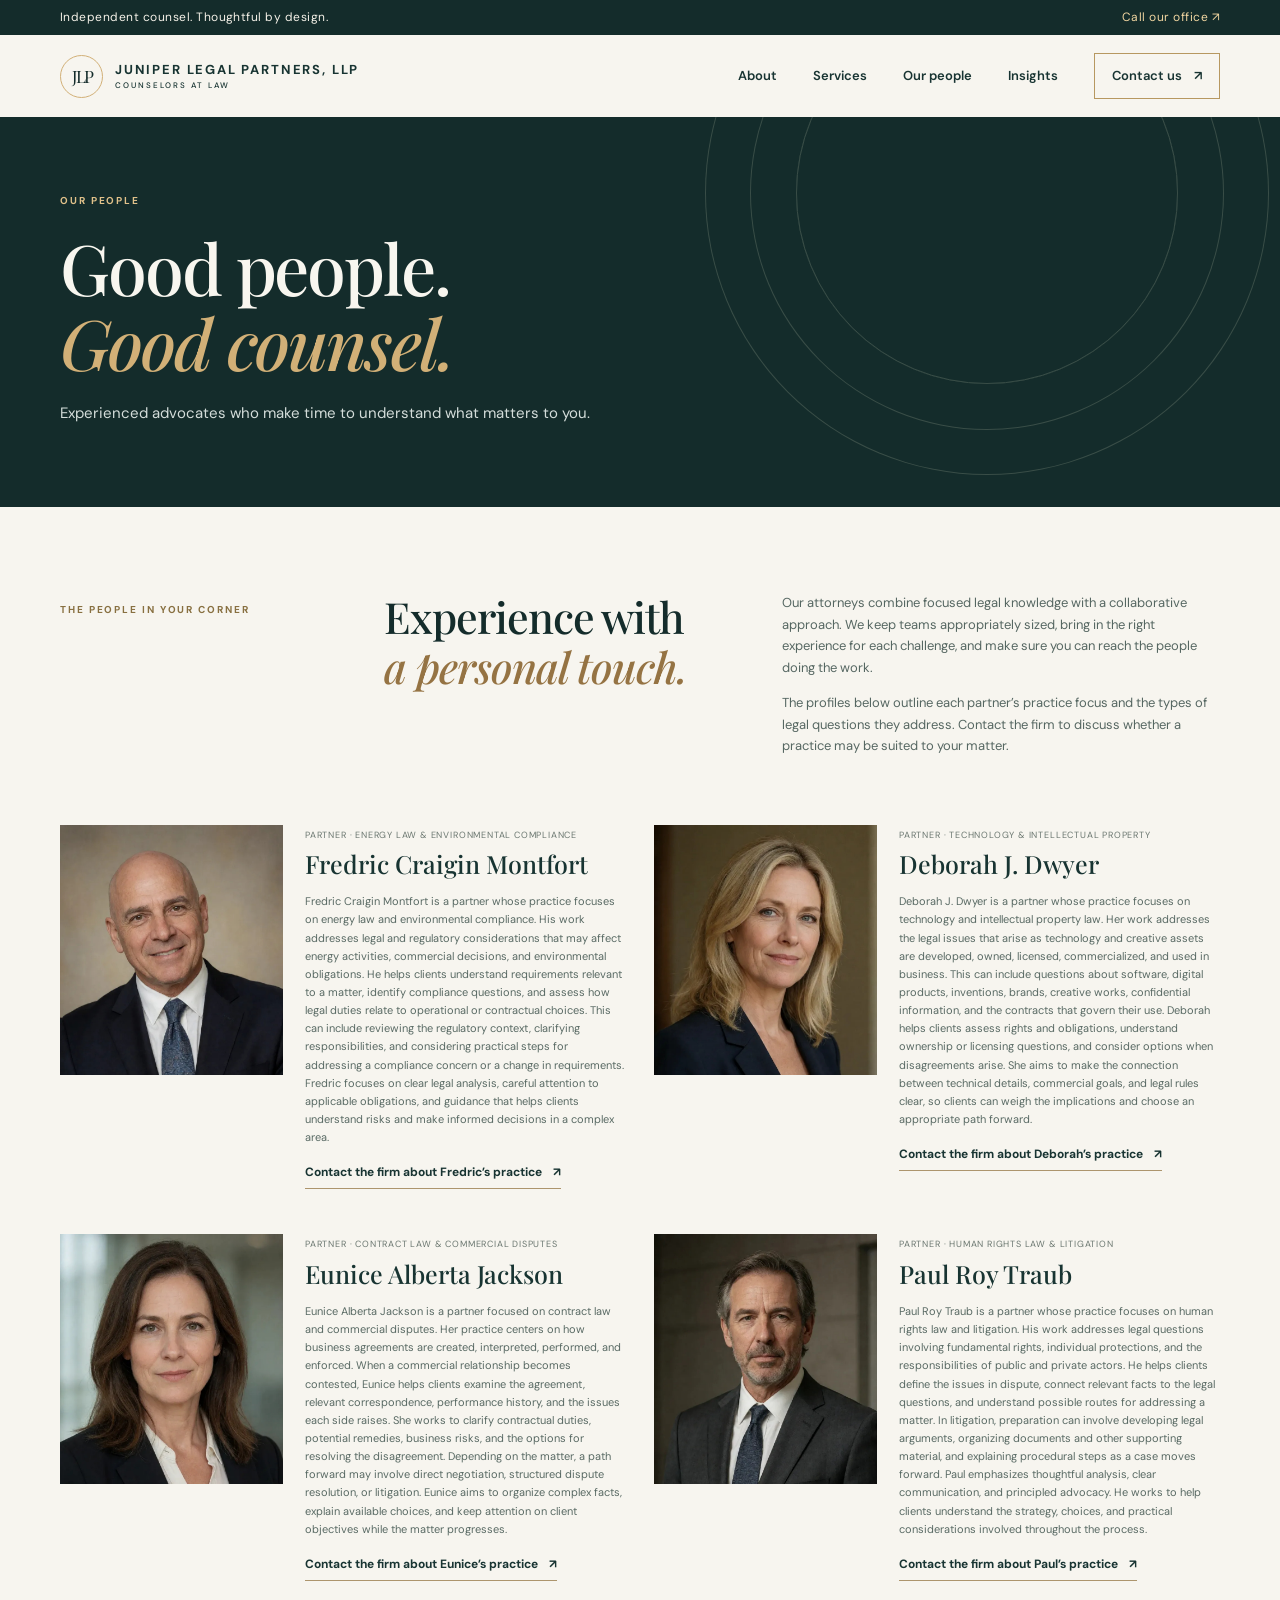
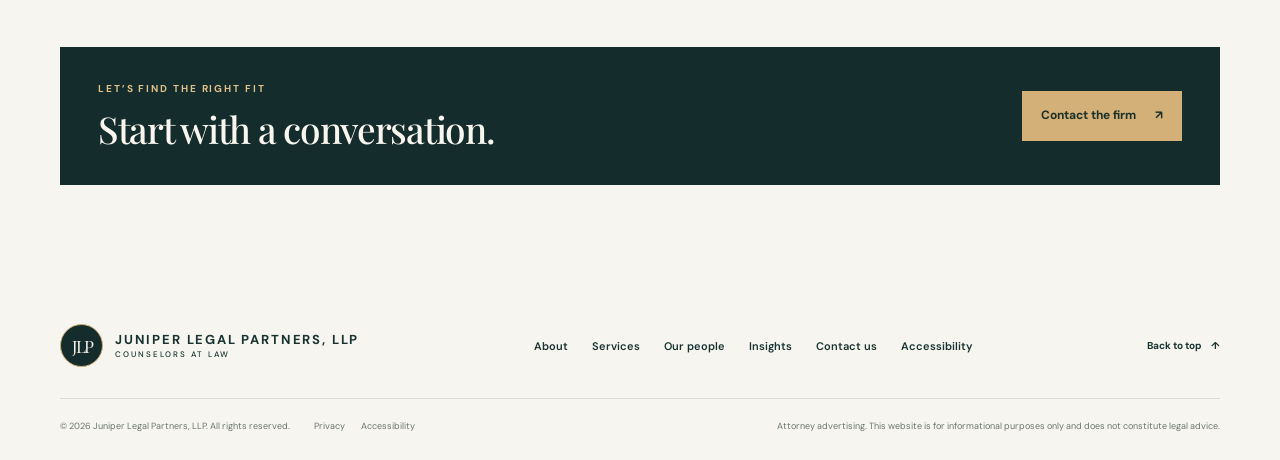
<file: team.html>
<!doctype html>
<html lang="en"><head><link rel="icon" type="image/png" href="favicon.png">
  <meta charset="utf-8"><meta name="viewport" content="width=device-width, initial-scale=1"><meta name="theme-color" content="#142c2b"><meta name="description" content="Meet the Juniper Legal Partners, LLP attorneys and learn about their approach to client service."><title>Our People | Juniper Legal Partners, LLP</title><link rel="stylesheet" href="styles.css"><script src="script.js" defer></script></head>
<body><a class="skip-link" href="#main">Skip to content</a><header class="site-header"><div class="topline"><div class="container topline-inner"><span>Independent counsel. Thoughtful by design.</span><a href="tel:+12125550184">Call our office <span aria-hidden="true">↗</span> <span class="sr-only">at (212) 555-0184</span></a></div></div><div class="container nav-wrap"><a class="brand" href="index.html" aria-label="Juniper Legal Partners, LLP home"><span class="brand-mark" aria-hidden="true">JLP</span><span class="brand-name">JUNIPER LEGAL PARTNERS, LLP<small>COUNSELORS AT LAW</small></span></a><button class="menu-toggle" type="button" aria-expanded="false" aria-controls="primary-nav"><span class="sr-only">Open navigation menu</span><span aria-hidden="true" class="menu-lines"></span></button><nav id="primary-nav" class="primary-nav" aria-label="Main navigation"><a href="about.html">About</a><a href="services.html">Services</a><a href="team.html" aria-current="page">Our people</a><a href="insights.html">Insights</a><a href="contact.html" class="nav-cta">Contact us <span aria-hidden="true">↗</span></a></nav></div></header>
<main id="main"><section class="page-hero" aria-labelledby="page-title"><div class="container page-hero-inner"><p class="eyebrow light">Our people</p><h1 id="page-title">Good people.<br><em>Good counsel.</em></h1><p>Experienced advocates who make time to understand what matters to you.</p></div></section><section class="section page-content"><div class="container"><div class="page-lead"><p class="eyebrow">The people in your corner</p><h2>Experience with<br><em>a personal touch.</em></h2><div><p>Our attorneys combine focused legal knowledge with a collaborative approach. We keep teams appropriately sized, bring in the right experience for each challenge, and make sure you can reach the people doing the work.</p><p>The profiles below outline each partner’s practice focus and the types of legal questions they address. Contact the firm to discuss whether a practice may be suited to your matter.</p></div></div>
<div class="team-detail-grid">
<article class="team-detail" id="attorney-01"><div class="portrait portrait-a has-photo"><img class="attorney-photo" src="images/attorneys/fredric-craigin-montfort.jpg" alt="Portrait of Fredric Craigin Montfort" loading="lazy" decoding="async"></div><div class="team-detail-copy"><p class="person-role">Partner · Energy Law &amp; Environmental Compliance</p><h3>Fredric Craigin Montfort</h3><p>Fredric Craigin Montfort is a partner whose practice focuses on energy law and environmental compliance. His work addresses legal and regulatory considerations that may affect energy activities, commercial decisions, and environmental obligations. He helps clients understand requirements relevant to a matter, identify compliance questions, and assess how legal duties relate to operational or contractual choices. This can include reviewing the regulatory context, clarifying responsibilities, and considering practical steps for addressing a compliance concern or a change in requirements. Fredric focuses on clear legal analysis, careful attention to applicable obligations, and guidance that helps clients understand risks and make informed decisions in a complex area.</p><a class="under-link" href="contact.html">Contact the firm about Fredric’s practice <span aria-hidden="true">↗</span></a></div></article>
<article class="team-detail" id="attorney-02"><div class="portrait portrait-b has-photo"><img class="attorney-photo" src="images/attorneys/deborah-j-dwyer.jpg" alt="Portrait of Deborah J. Dwyer" loading="lazy" decoding="async"></div><div class="team-detail-copy"><p class="person-role">Partner · Technology &amp; Intellectual Property</p><h3>Deborah J. Dwyer</h3><p>Deborah J. Dwyer is a partner whose practice focuses on technology and intellectual property law. Her work addresses the legal issues that arise as technology and creative assets are developed, owned, licensed, commercialized, and used in business. This can include questions about software, digital products, inventions, brands, creative works, confidential information, and the contracts that govern their use. Deborah helps clients assess rights and obligations, understand ownership or licensing questions, and consider options when disagreements arise. She aims to make the connection between technical details, commercial goals, and legal rules clear, so clients can weigh the implications and choose an appropriate path forward.</p><a class="under-link" href="contact.html">Contact the firm about Deborah’s practice <span aria-hidden="true">↗</span></a></div></article>
<article class="team-detail" id="attorney-03"><div class="portrait portrait-c has-photo"><img class="attorney-photo" src="images/attorneys/eunice-alberta-jackson.jpg" alt="Portrait of Eunice Alberta Jackson" loading="lazy" decoding="async"></div><div class="team-detail-copy"><p class="person-role">Partner · Contract Law &amp; Commercial Disputes</p><h3>Eunice Alberta Jackson</h3><p>Eunice Alberta Jackson is a partner focused on contract law and commercial disputes. Her practice centers on how business agreements are created, interpreted, performed, and enforced. When a commercial relationship becomes contested, Eunice helps clients examine the agreement, relevant correspondence, performance history, and the issues each side raises. She works to clarify contractual duties, potential remedies, business risks, and the options for resolving the disagreement. Depending on the matter, a path forward may involve direct negotiation, structured dispute resolution, or litigation. Eunice aims to organize complex facts, explain available choices, and keep attention on client objectives while the matter progresses.</p><a class="under-link" href="contact.html">Contact the firm about Eunice’s practice <span aria-hidden="true">↗</span></a></div></article>
<article class="team-detail" id="attorney-04"><div class="portrait portrait-d has-photo"><img class="attorney-photo" src="images/attorneys/paul-roy-traub.jpg" alt="Portrait of Paul Roy Traub" loading="lazy" decoding="async"></div><div class="team-detail-copy"><p class="person-role">Partner · Human Rights Law &amp; Litigation</p><h3>Paul Roy Traub</h3><p>Paul Roy Traub is a partner whose practice focuses on human rights law and litigation. His work addresses legal questions involving fundamental rights, individual protections, and the responsibilities of public and private actors. He helps clients define the issues in dispute, connect relevant facts to the legal questions, and understand possible routes for addressing a matter. In litigation, preparation can involve developing legal arguments, organizing documents and other supporting material, and explaining procedural steps as a case moves forward. Paul emphasizes thoughtful analysis, clear communication, and principled advocacy. He works to help clients understand the strategy, choices, and practical considerations involved throughout the process.</p><a class="under-link" href="contact.html">Contact the firm about Paul’s practice <span aria-hidden="true">↗</span></a></div></article>
</div><div class="page-callout"><div><p class="eyebrow light">Let’s find the right fit</p><h2>Start with a conversation.</h2></div><a class="button button-gold" href="contact.html">Contact the firm <span aria-hidden="true">↗</span></a></div></div></section></main>
<footer class="footer"><div class="container footer-main"><a class="brand footer-brand" href="index.html" aria-label="Juniper Legal Partners, LLP home"><span class="brand-mark" aria-hidden="true">JLP</span><span class="brand-name">JUNIPER LEGAL PARTNERS, LLP<small>COUNSELORS AT LAW</small></span></a><nav aria-label="Footer navigation"><a href="about.html">About</a><a href="services.html">Services</a><a href="team.html" aria-current="page">Our people</a><a href="insights.html">Insights</a><a href="contact.html">Contact us</a><a href="accessibility.html">Accessibility</a></nav><a class="back-top" href="#main">Back to top <span aria-hidden="true">↑</span></a></div><div class="container footer-bottom"><p>© <span id="year">2026</span> Juniper Legal Partners, LLP. All rights reserved.</p><div><a href="contact.html">Privacy</a><a href="accessibility.html">Accessibility</a></div><p class="disclaimer">Attorney advertising. This website is for informational purposes only and does not constitute legal advice.</p></div></footer></body></html>
</file>
<file: styles.css>
@import url('https://fonts.googleapis.com/css2?family=DM+Sans:wght@400;500;600;700&family=Playfair+Display:ital,wght@0,500;0,600;0,700;1,500;1,600&display=swap');
:root{--ink:#183432;--deep:#142c2b;--deep2:#1c3a37;--gold:#d2b077;--paper:#f7f5ef;--white:#fff;--muted:#5f716d;--line:#d9ddd5;--serif:'Playfair Display',Georgia,serif;--sans:'DM Sans',Arial,sans-serif;--content:1160px}
*{box-sizing:border-box}html{scroll-behavior:smooth;scroll-padding-top:94px}body{margin:0;background:var(--paper);color:var(--ink);font:16px/1.65 var(--sans);-webkit-font-smoothing:antialiased}a{color:inherit;text-decoration:none}button,a{-webkit-tap-highlight-color:transparent}a:focus-visible,button:focus-visible{outline:3px solid #a57328;outline-offset:4px}::selection{background:#d2b077;color:#142c2b}.container{width:min(var(--content),calc(100% - 64px));margin-inline:auto}.sr-only{position:absolute;width:1px;height:1px;padding:0;margin:-1px;overflow:hidden;clip:rect(0,0,0,0);white-space:nowrap;border:0}.skip-link{position:fixed;top:8px;left:8px;z-index:100;background:#fff;color:var(--deep);padding:12px 18px;transform:translateY(-150%);font-weight:700}.skip-link:focus{transform:none}
.site-header{position:relative;z-index:5;background:var(--paper)}.topline{background:var(--deep);color:#f5f1e8;font-size:12px;letter-spacing:.04em}.topline-inner{min-height:35px;display:flex;align-items:center;justify-content:space-between}.topline a{color:#f0d5a0}.nav-wrap{display:flex;align-items:center;justify-content:space-between;min-height:82px}.brand{display:flex;align-items:center;gap:12px}.brand-mark{width:43px;height:43px;border:1px solid var(--gold);border-radius:50%;display:grid;place-content:center;font:17px var(--serif);color:var(--deep);letter-spacing:-2px}.brand-mark span{color:#96733e;font-size:12px}.brand-name{font-size:13px;letter-spacing:.14em;font-weight:700;line-height:1.4}.brand-name>span{color:#96733e}.brand-name small{display:block;font-size:8px;letter-spacing:.25em;font-weight:500}.primary-nav{display:flex;align-items:center;gap:36px;font-size:13px;font-weight:600}.primary-nav a:not(.nav-cta):hover,.footer nav a:hover,.footer-bottom a:hover{color:#866431}.nav-cta{border:1px solid #b79860;padding:11px 17px}.nav-cta span{margin-left:9px}.menu-toggle{display:none}
.hero{position:relative;overflow:hidden;background:var(--deep);color:#f9f7f0;min-height:610px}.hero-grid{min-height:610px;display:grid;grid-template-columns:1fr .9fr;align-items:center;gap:8%}.hero-copy{padding:72px 0 82px;position:relative;z-index:1}.eyebrow{margin:0 0 20px;text-transform:uppercase;letter-spacing:.19em;font-size:10px;font-weight:700;color:#887041}.eyebrow.light{color:#e0c18a}.hero h1,.section h2,.contact h2{font:500 clamp(44px,6vw,75px)/1.08 var(--serif);letter-spacing:-.035em;margin:0}.hero h1 em,.section h2 em,.contact h2 em{color:var(--gold);font-weight:500}.hero-intro{max-width:450px;color:#d4ddda;font-size:16px;margin:27px 0 30px}.hero-actions{display:flex;align-items:center;gap:27px;flex-wrap:wrap}.button{min-height:50px;padding:13px 19px;display:inline-flex;align-items:center;justify-content:center;gap:19px;font-size:12px;font-weight:700;transition:transform .2s,background .2s}.button:hover{transform:translateY(-2px)}.button-gold{background:var(--gold);color:#1c302a}.button-gold:hover{background:#e1c791}.text-link{font-size:12px;font-weight:600}.text-link span,.under-link span{margin-left:8px}.light-link{color:#f6f0e4}.hero-note{display:flex;align-items:center;gap:12px;margin-top:63px;font-size:10px;color:#ccd6d2;letter-spacing:.05em}.note-rule{width:32px;height:1px;background:var(--gold)}.hero-art{height:455px;position:relative;overflow:hidden;background:linear-gradient(147deg,#34534a,#223e39 58%,#172f2e);border:1px solid #52645a}.hero-art:before{content:"";position:absolute;inset:0;background:linear-gradient(90deg,transparent 49.8%,#bac2b3 50%,transparent 50.2%),linear-gradient(0deg,transparent 49.8%,#bac2b3 50%,transparent 50.2%);opacity:.18}.art-sun{position:absolute;width:175px;height:175px;border-radius:50%;background:#c9aa71;right:16%;top:12%;opacity:.9}.art-arch{position:absolute;bottom:-12%;border:1px solid #d9c9a5;border-bottom:0;border-radius:180px 180px 0 0}.arch-one{width:58%;height:72%;right:8%;background:#253e39}.arch-two{width:42%;height:58%;right:18%;background:#315047}.arch-three{width:26%;height:39%;right:26%;background:#416154}.art-stairs{position:absolute;bottom:0;left:0;width:100%;height:28%;background:repeating-linear-gradient(0deg,transparent 0 21px,#b8b69d 22px 23px);clip-path:polygon(0 65%,100% 0,100% 100%,0 100%);opacity:.55}.art-caption{position:absolute;bottom:22px;left:24px;font-size:9px;letter-spacing:.17em;color:#eee5cf}.scroll-cue{position:absolute;right:calc((100% - min(var(--content),calc(100% - 64px)))/2);bottom:0;display:flex;gap:16px;align-items:center;writing-mode:vertical-rl;font-size:9px;letter-spacing:.1em;color:#e0c18a}.scroll-cue span:last-child{font-size:16px}
.section{padding:108px 0}.intro-grid{display:grid;grid-template-columns:1fr .75fr;gap:13%;align-items:center}.section h2,.contact h2{font-size:clamp(36px,4.4vw,55px);color:var(--deep)}.intro h2{max-width:520px}.intro h2 em,.approach h2 em,.team h2 em,.insights h2 em{color:#957343}.intro-body p{color:#566762;margin:0 0 22px;max-width:480px}.under-link{display:inline-block;border-bottom:1px solid #ad956d;padding-bottom:5px;font-size:12px;font-weight:700}.under-link:hover{color:#805c27}.services{background:var(--deep);color:#f8f6ef}.section-head{display:flex;justify-content:space-between;align-items:end;margin-bottom:49px}.services h2{color:#f8f6ef}.section-side{font-size:13px;text-align:right;margin:0 0 5px}.light-muted{color:#ced6d0}.service-grid{display:grid;grid-template-columns:repeat(4,1fr);border-top:1px solid #58716b;border-left:1px solid #58716b}.service-card{min-height:282px;padding:23px 22px 21px;border-right:1px solid #58716b;border-bottom:1px solid #58716b;display:flex;flex-direction:column;transition:background .2s}.service-card:hover{background:#1b3b37}.service-number{font-size:10px;color:#d9bd8d;letter-spacing:.08em}.service-icon{font:31px var(--serif);color:#d6bb88;margin:20px 0 13px}.service-card h3{font:500 20px/1.3 var(--serif);margin:0 0 11px;color:#fff}.service-card p{font-size:12px;line-height:1.65;color:#d1dad5;margin:0 0 18px}.card-link{margin-top:auto;font-size:10px;font-weight:700;color:#e3cc9f}.card-link span{margin-left:8px}.services-footer{display:flex;align-items:center;justify-content:space-between;padding-top:22px}.services-footer p{font-size:12px;color:#cbd5d0}.approach-grid{display:grid;grid-template-columns:.85fr 1.15fr;gap:12%;align-items:center}.approach-visual{height:430px;position:relative;display:grid;place-items:center;background:#e9e8de;overflow:hidden}.approach-visual:before,.approach-visual:after{content:"";position:absolute;width:390px;height:390px;border:1px solid #b7b9a7;border-radius:50%}.approach-visual:after{width:270px;height:270px}.approach-circle{width:180px;height:180px;border-radius:50%;background:var(--deep);color:#f8f6ef;display:grid;place-items:center;text-align:center;font:17px/1.25 var(--serif);letter-spacing:.12em;z-index:1}.approach-circle em{font-size:11px;letter-spacing:.2em;color:var(--gold);font-style:normal}.approach-label{position:absolute;background:var(--paper);padding:6px 10px;font-size:10px;z-index:2}.label-one{top:15%;left:18%}.label-two{top:34%;right:8%}.label-three{bottom:18%;left:19%}.approach-copy>p:not(.eyebrow){color:#5a6b66;font-size:14px;max-width:500px;margin:20px 0 29px}.principles{padding:0;margin:0;list-style:none;border-top:1px solid var(--line)}.principles li{display:flex;gap:18px;padding:15px 0;border-bottom:1px solid var(--line)}.principles li>span{font-size:10px;color:#967343;padding-top:2px}.principles strong{font:600 15px var(--serif)}.principles p{font-size:11px;color:#61716c;margin:5px 0 0}.team{background:#eeede5}.team-head{align-items:end}.team-head h2{font-size:48px}.team-grid{display:grid;grid-template-columns:repeat(3,1fr);gap:25px}.portrait{height:300px;position:relative;overflow:hidden;display:grid;place-items:center}.portrait:before{content:"";position:absolute;width:170px;height:170px;left:calc(50% - 85px);top:41px;border-radius:50% 50% 44% 44%;background:linear-gradient(135deg,#ddb796,#9a6850);box-shadow:0 124px 0 39px #28403c}.portrait:after{content:"";position:absolute;width:80px;height:57px;left:calc(50% - 40px);top:179px;border-radius:35% 35% 0 0;background:#f0e2d1}.portrait span{position:absolute;bottom:12px;right:13px;font:italic 14px var(--serif);z-index:1;color:#fff;background:#193532;padding:4px 8px}.portrait-a{background:#d7ddd3}.portrait-a:before{background:linear-gradient(130deg,#e2bd9d,#84523e);box-shadow:0 124px 0 39px #3b5148}.portrait-a:after{background:#f3eee6}.portrait-b{background:#d7d8cf}.portrait-b:before{background:linear-gradient(130deg,#bc8e70,#573d34);box-shadow:0 124px 0 39px #344a46}.portrait-b:after{background:#dfe5df}.portrait-c{background:#e0d8ce}.portrait-c:before{background:linear-gradient(130deg,#e7c4a4,#98694f);box-shadow:0 124px 0 39px #6c5143}.portrait-c:after{background:#f1e8dc}.person-role{margin:18px 0 2px;text-transform:uppercase;font-size:9px;letter-spacing:.09em;color:#6b7770}.person h3{font:500 25px var(--serif);margin:0 0 9px}.person>a{font-size:11px;font-weight:700;border-bottom:1px solid #b7a27e;padding-bottom:4px}.person>a span{padding-left:8px}.quote-band{background:#e2dfd3;padding:74px 0;text-align:center}.quote-inner{max-width:760px}.quote-mark{font:68px/.8 var(--serif);color:#9d7a43}.quote-band blockquote{font:500 clamp(25px,3vw,37px)/1.35 var(--serif);margin:13px auto 19px;color:var(--deep)}.quote-band p{font-size:9px;letter-spacing:.17em;color:#5a6d65}.insight-grid{display:grid;grid-template-columns:repeat(3,1fr);gap:20px}.insight-card{min-height:220px;border-top:2px solid #ad956d;padding:19px 19px 16px;background:#eeede5;display:flex;flex-direction:column}.insight-tag{font-size:9px;letter-spacing:.1em;color:#69766e}.insight-card h3{font:500 21px/1.35 var(--serif);margin:21px 0;color:var(--deep)}.insight-card a{font-size:10px;font-weight:700;margin-top:auto}.insight-card a span{padding-left:8px}.contact{background:var(--deep);color:#f7f5ee}.contact-grid{display:grid;grid-template-columns:1.15fr .85fr;gap:16%;align-items:center}.contact h2{color:#f7f5ee}.contact-copy{max-width:420px;color:#ccd5d0;font-size:14px;margin:23px 0 26px}.contact-details{border-left:1px solid #536b64;padding-left:38px}.contact-details>div{margin:0 0 25px}.detail-label{display:block;color:#e1c28c;font-size:9px;letter-spacing:.18em;margin-bottom:5px}.contact-details address,.contact-details p,.contact-details a{font-style:normal;color:#f4f3eb;font-size:13px;line-height:1.8}.contact-details p{margin:0}.contact-note{border-top:1px solid #536b64;padding-top:17px!important;color:#c5d0c9!important;font-size:10px!important;line-height:1.6!important}.footer{background:#f7f5ef}.footer-main{min-height:106px;display:flex;align-items:center;justify-content:space-between;border-bottom:1px solid var(--line)}.footer-brand .brand-mark{background:var(--deep);color:#f5f0e6}.footer nav{display:flex;gap:24px;font-size:11px;font-weight:600}.back-top{font-size:10px;font-weight:700}.back-top span{padding-left:7px}.footer-bottom{padding:20px 0 26px;display:flex;align-items:center;gap:24px;flex-wrap:wrap;font-size:9px;color:#68756e}.footer-bottom p{margin:0}.footer-bottom>div{display:flex;gap:16px}.disclaimer{margin-left:auto!important;text-align:right;max-width:470px}
@media(max-width:900px){.container{width:min(100% - 44px,var(--content))}.primary-nav{gap:19px}.hero-grid{gap:5%}.hero-art{height:390px}.service-grid{grid-template-columns:repeat(2,1fr)}.approach-grid{gap:7%}.team-grid{gap:16px}.portrait{height:250px}.contact-grid{gap:8%}.footer nav{gap:14px}.scroll-cue{right:22px}}
@media(max-width:700px){html{scroll-padding-top:74px}.container{width:calc(100% - 40px)}.topline-inner{min-height:32px;font-size:10px}.nav-wrap{min-height:70px}.brand-mark{width:38px;height:38px}.menu-toggle{display:grid;place-items:center;width:44px;height:44px;border:1px solid #a9946d;background:transparent;color:var(--deep);cursor:pointer}.menu-lines,.menu-lines:before,.menu-lines:after{display:block;width:18px;height:2px;background:currentColor;position:relative}.menu-lines:before,.menu-lines:after{content:"";position:absolute;left:0}.menu-lines:before{top:-6px}.menu-lines:after{top:6px}.menu-toggle[aria-expanded=true] .menu-lines{background:transparent}.menu-toggle[aria-expanded=true] .menu-lines:before{top:0;transform:rotate(45deg)}.menu-toggle[aria-expanded=true] .menu-lines:after{top:0;transform:rotate(-45deg)}.primary-nav{display:none;position:absolute;top:100%;left:0;right:0;background:var(--paper);padding:15px 20px 22px;box-shadow:0 10px 15px #142c2b20;align-items:stretch;gap:0}.primary-nav.open{display:flex;flex-direction:column}.primary-nav a{padding:12px 5px;border-bottom:1px solid var(--line)}.primary-nav .nav-cta{border:1px solid #b79860;padding:11px 13px;margin-top:12px}.hero{min-height:auto}.hero-grid{display:flex;flex-direction:column;align-items:stretch;gap:0;padding-bottom:44px}.hero-copy{padding:65px 0 32px}.hero h1{font-size:clamp(47px,12vw,67px)}.hero-intro{font-size:14px;max-width:440px}.hero-note{margin-top:38px}.hero-art{height:300px;margin-right:13px}.scroll-cue{display:none}.section{padding:74px 0}.intro-grid,.approach-grid,.contact-grid{grid-template-columns:1fr;gap:30px}.intro h2{max-width:430px}.section-head{align-items:start;gap:18px;flex-direction:column;margin-bottom:35px}.section-side{text-align:left}.service-grid{grid-template-columns:1fr 1fr}.service-card{min-height:260px;padding:18px 14px}.service-card h3{font-size:18px}.service-card p{font-size:11px}.services-footer{align-items:flex-start;gap:12px;flex-direction:column}.approach-visual{height:320px}.approach-visual:before{width:320px;height:320px}.approach-visual:after{width:230px;height:230px}.approach-circle{width:155px;height:155px}.approach-copy h2 br{display:none}.team-head{flex-direction:row;align-items:end}.team-head h2{font-size:39px}.team-grid{grid-template-columns:1fr;gap:30px}.portrait{height:320px}.person-role{margin-top:13px}.quote-band{padding:55px 0}.insight-grid{grid-template-columns:1fr}.insight-card{min-height:190px}.contact-details{padding-left:20px}.footer-main{padding:24px 0;align-items:flex-start;gap:22px;flex-wrap:wrap}.footer nav{order:3;width:100%;display:grid;grid-template-columns:repeat(3,1fr);gap:14px}.back-top{margin-left:auto}.footer-bottom{gap:12px}.disclaimer{margin-left:0!important;text-align:left;max-width:none;width:100%}}
@media(max-width:390px){.topline-inner>span{max-width:195px}.brand-name{font-size:11px}.hero-actions{gap:18px}.button{padding:12px 14px}.service-grid{grid-template-columns:1fr}.service-card{min-height:220px}.team-head{flex-direction:column;align-items:flex-start}.portrait{height:270px}}
@media(prefers-reduced-motion:reduce){*,*::before,*::after{scroll-behavior:auto!important;animation-duration:.01ms!important;animation-iteration-count:1!important;transition-duration:.01ms!important}}
.page-hero{background:var(--deep);color:#f8f6ef;padding:76px 0 82px;position:relative;overflow:hidden}.page-hero:after{content:"";position:absolute;width:380px;height:380px;border:1px solid #52645a;border-radius:50%;right:8%;top:-115px;box-shadow:0 0 0 45px #142c2b,0 0 0 46px #52645a,0 0 0 90px #142c2b,0 0 0 91px #52645a;opacity:.6}.page-hero-inner{position:relative;z-index:1}.page-hero h1{font:500 clamp(43px,6vw,70px)/1.08 var(--serif);letter-spacing:-.03em;margin:0;max-width:750px}.page-hero h1 em{color:var(--gold);font-weight:500}.page-hero-inner>p:last-child{font-size:15px;color:#d4ddda;max-width:540px;margin:20px 0 0}.page-content{padding-top:85px}.page-lead{display:grid;grid-template-columns:.8fr 1fr 1.2fr;gap:32px;margin-bottom:54px;align-items:start}.page-lead .eyebrow{margin-top:10px}.page-lead h2{font:500 clamp(30px,3.6vw,43px)/1.15 var(--serif);letter-spacing:-.025em;margin:0;color:var(--deep)}.page-lead h2 em{color:#957343}.page-lead>div p{font-size:13px;color:#566762;margin:0 0 14px}.detail-grid{display:grid;grid-template-columns:repeat(3,1fr);gap:18px;margin-bottom:66px}.detail-card{padding:25px 24px 28px;background:#eeede5;border-top:2px solid #ad956d}.detail-number{font-size:10px;letter-spacing:.1em;color:#8d6b3a}.detail-card h3,.contact-methods h3{font:500 22px var(--serif);margin:17px 0 9px}.detail-card p{font-size:12px;color:#596a64;margin:0}.page-callout{background:var(--deep);color:#f8f6ef;padding:34px 38px;display:flex;align-items:center;justify-content:space-between;gap:25px;margin-top:66px}.page-callout .eyebrow{margin-bottom:10px}.page-callout h2{font:500 clamp(26px,3.4vw,37px)/1.2 var(--serif);margin:0;color:#f8f6ef}.practice-list{border-top:1px solid #c9cfc7}.practice-row{display:grid;grid-template-columns:42px 1fr auto;gap:23px;padding:29px 0;border-bottom:1px solid #c9cfc7;align-items:start}.practice-row h3{font:500 25px var(--serif);color:var(--deep);margin:0 0 10px}.practice-row p,.practice-row li{font-size:12px;color:#596a64}.practice-row p{max-width:720px;margin:0 0 10px}.practice-row ul{margin:0;padding-left:18px;columns:2;max-width:760px}.practice-row li{padding:3px 10px 3px 0}.practice-row .under-link{margin-top:4px;white-space:nowrap}.practice-note{margin:26px 0 0;color:#596a64;font-size:11px}.team-detail-grid{display:grid;grid-template-columns:1fr 1fr;gap:45px 28px}.team-detail{display:grid;grid-template-columns:.82fr 1.18fr;gap:22px;align-items:start}.team-detail .portrait{height:250px}.team-detail-copy .person-role{margin-top:3px}.team-detail-copy h3{font:500 25px var(--serif);margin:5px 0 12px}.team-detail-copy>p:not(.person-role){font-size:11px;color:#596a64;margin:0 0 12px}.team-detail-copy .under-link{margin-top:4px}.article-list{border-top:1px solid #c9cfc7}.insight-article{padding:31px 0 35px;border-bottom:1px solid #c9cfc7;max-width:870px}.article-meta{display:flex;justify-content:space-between;color:#6b7770;font-size:9px;letter-spacing:.12em}.article-article h3,.insight-article h3{font:500 clamp(23px,3vw,32px)/1.3 var(--serif);color:var(--deep);margin:16px 0}.insight-article p{font-size:13px;line-height:1.8;color:#566762;max-width:780px}.insight-article .under-link{margin-top:6px}.contact-page-grid{display:grid;grid-template-columns:1.1fr .9fr;gap:12%;align-items:start}.contact-methods article{padding:0 0 20px;margin:0 0 20px;border-bottom:1px solid #c9cfc7}.contact-methods h3{margin:7px 0}.contact-methods p,.contact-methods address{font-style:normal;font-size:12px;line-height:1.8;color:#596a64;margin:0}.contact-methods a{text-decoration:underline;text-underline-offset:3px}.contact-aside{background:var(--deep);color:#f8f6ef;padding:28px 30px}.contact-aside .eyebrow{margin-bottom:10px}.contact-aside h3{font:500 27px var(--serif);margin:0 0 15px}.contact-aside ol{padding-left:19px;margin:0}.contact-aside li,.contact-aside>p:last-child{font-size:11px;color:#d4ddda;padding:0 0 11px 4px}.contact-aside>p:last-child{border-top:1px solid #536b64;padding-top:14px;margin-bottom:0}
@media(max-width:800px){.page-lead{grid-template-columns:.7fr 1.3fr;gap:17px 24px}.page-lead .eyebrow{grid-column:1/-1;margin:0}.page-lead h2{font-size:36px}.page-lead>div p{font-size:12px}.team-detail-grid{grid-template-columns:1fr}.team-detail{grid-template-columns:.7fr 1.3fr}.page-hero:after{right:-120px}}
@media(max-width:600px){.page-hero{padding:58px 0 63px}.page-hero:after{width:260px;height:260px;right:-145px;top:-75px}.page-hero-inner>p:last-child{font-size:13px;max-width:320px}.page-content{padding-top:60px}.page-lead{grid-template-columns:1fr;gap:15px;margin-bottom:35px}.page-lead .eyebrow{grid-column:auto}.page-lead h2{font-size:34px}.page-lead>div p{font-size:12px}.detail-grid{grid-template-columns:1fr;gap:12px;margin-bottom:42px}.detail-card{padding:20px}.detail-card h3{margin:10px 0 6px}.page-callout{align-items:flex-start;flex-direction:column;padding:26px 22px;margin-top:45px}.practice-row{grid-template-columns:25px 1fr;gap:12px;padding:23px 0}.practice-row h3{font-size:22px}.practice-row .under-link{grid-column:2;margin-top:5px}.practice-row ul{columns:1}.team-detail{grid-template-columns:1fr;gap:14px}.team-detail .portrait{height:270px}.team-detail-copy h3{font-size:23px}.contact-page-grid{grid-template-columns:1fr;gap:25px}.contact-aside{padding:23px}.article-meta{font-size:8px}}
.team-grid{grid-template-columns:repeat(4,minmax(0,1fr))}.portrait-d{background:#d7ddd3}.portrait-d:before{background:linear-gradient(130deg,#d8b798,#795746);box-shadow:0 124px 0 39px #354c43}.portrait-d:after{background:#ebe4d9}.access-copy{max-width:760px;margin-top:54px}.access-copy h2{font:500 clamp(26px,3.3vw,36px)/1.25 var(--serif);color:var(--deep);margin:0 0 14px}.access-copy p{color:#566762;font-size:13px}.access-copy .under-link{margin-top:5px}
@media(max-width:900px){.team-grid{grid-template-columns:repeat(2,minmax(0,1fr))}}
@media(max-width:700px){.team-grid{grid-template-columns:1fr}}
.portrait.has-photo{background:#e3e2da}.portrait.has-photo:before,.portrait.has-photo:after{display:none}.attorney-photo{display:block;width:100%;height:100%;object-fit:cover;object-position:center 24%}
</file>
